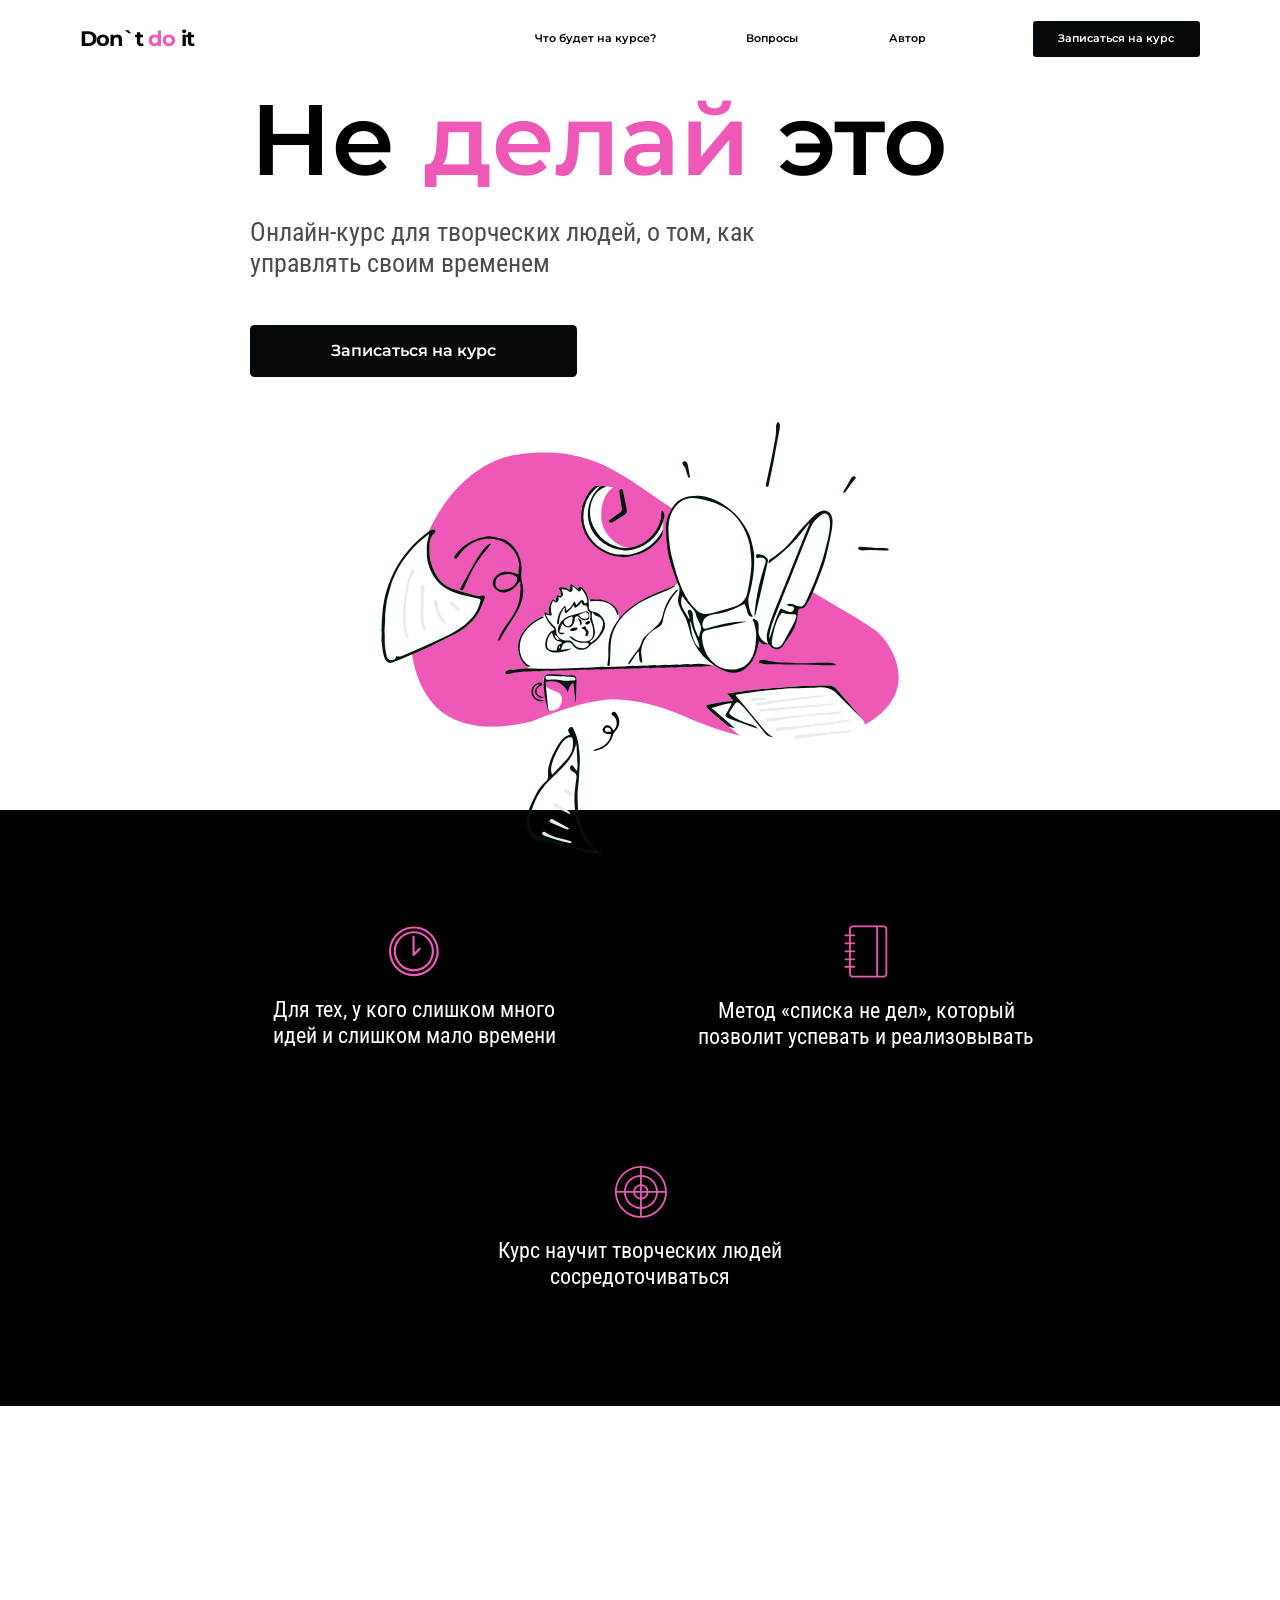
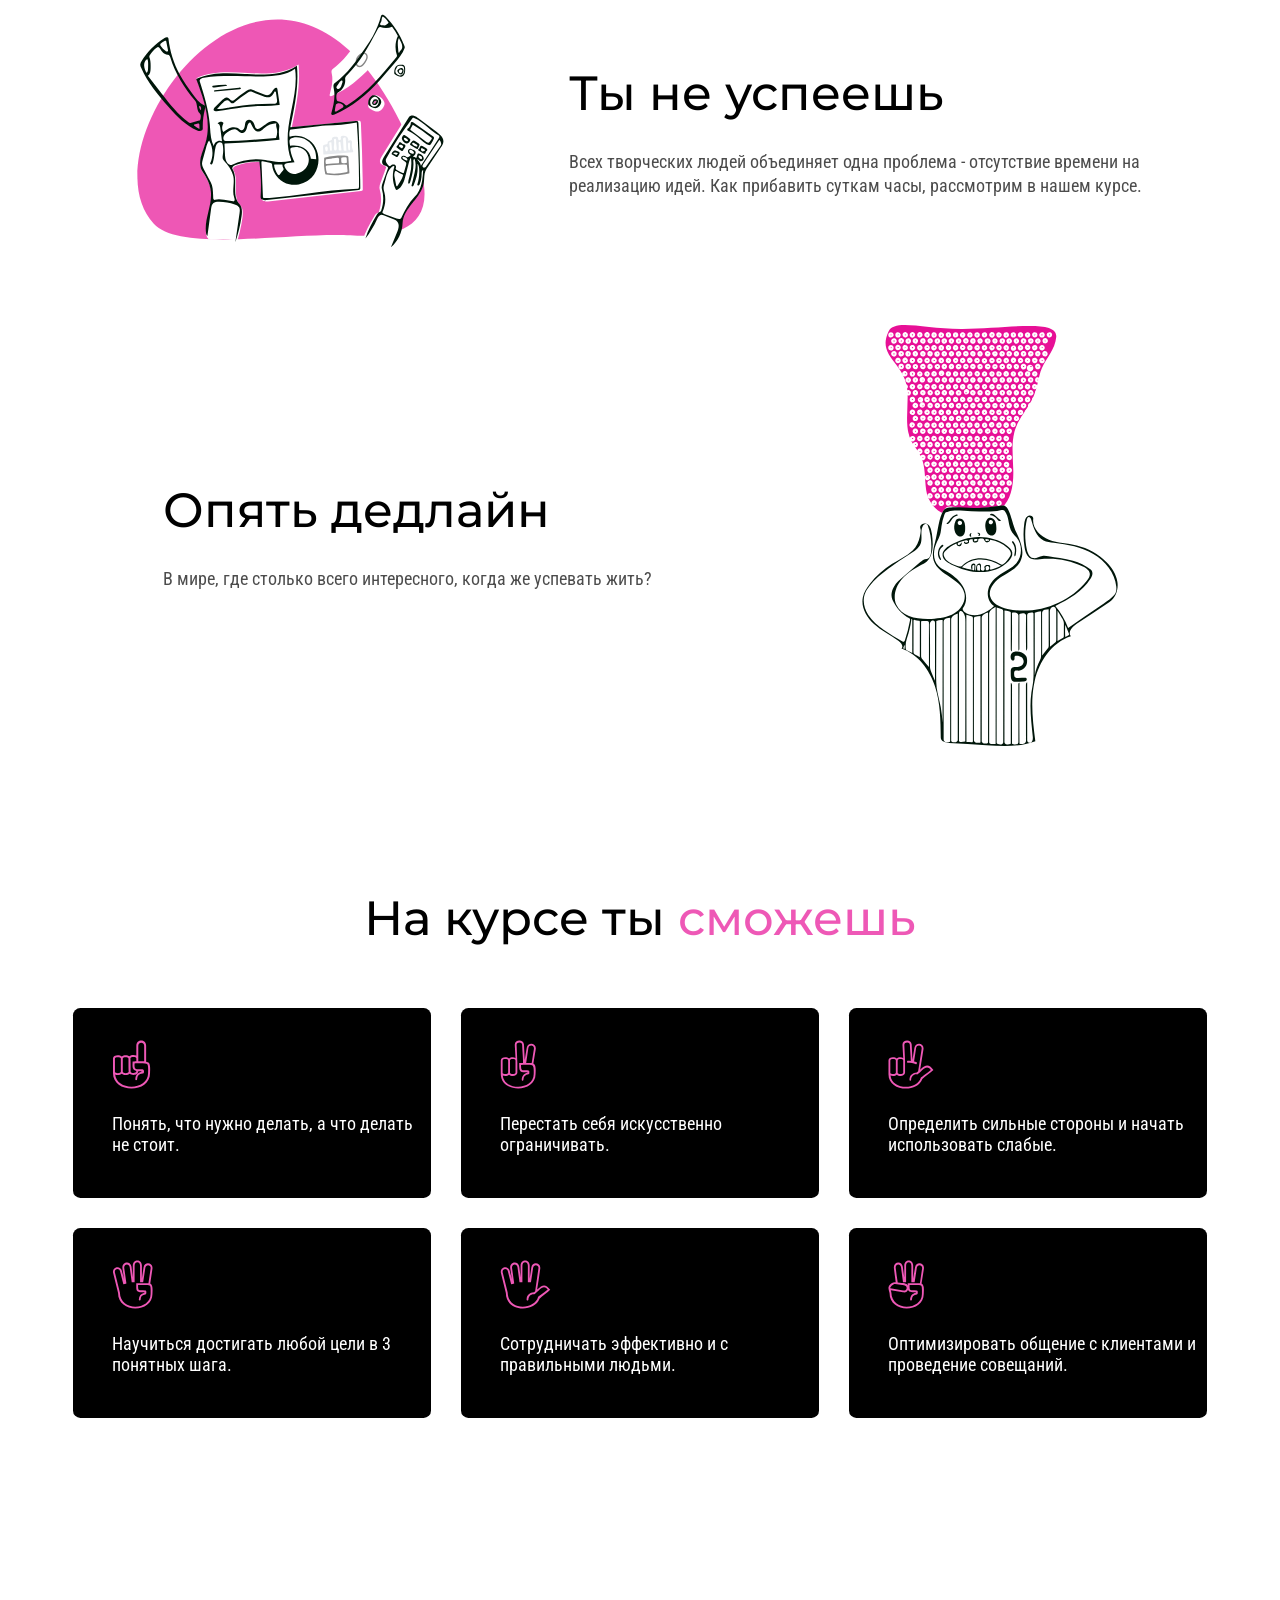
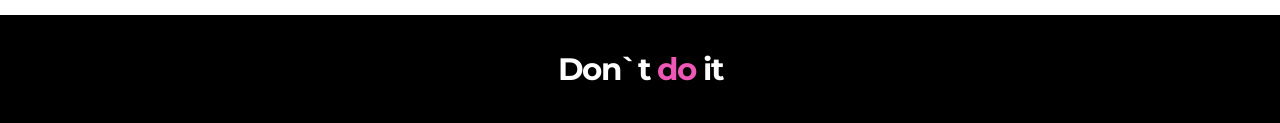
<file: lw10/index.html>
<!DOCTYPE html>
<html lang="en" xmlns="http://www.w3.org/1999/xhtml">

<head>
    <meta charset="UTF-8">
    <title>Don`t do it</title>

    <meta name="viewport" content="width=device-width, initial-scale=1">
    <link rel="preconnect" href="https://fonts.googleapis.com">
    <link rel="preconnect" href="https://fonts.gstatic.com" crossorigin>
    <link href="https://fonts.googleapis.com/css2?family=Montserrat:wght@500;600;700&family=Roboto+Condensed&display=swap" rel="stylesheet">
    <link rel="stylesheet" href="css/main-stylesheet.css">

</head>

<body>
    <div class="modal-background close-button"></div>
    <header>
        <!--TOP PANEL-->
        <div class="top-panel">
            <h2 class="top-panel__label">Don`t <span class="color-magenta">do</span> it</h2>

            <nav class="top-buttons">
                <div class="top-buttons__button">Что будет на курсе?</div>
                <div class="top-buttons__button">Вопросы</div>
                <div class="top-buttons__button">Автор</div>
                <div class="top-buttons__button_black sign-up-button">Записаться на курс</div>
            </nav>
        </div>

        <!--LANDING-->
        <div class="landing">
            <div class="landing__content">

                <h1 class="landing__label">Не <span class="color-magenta"> делай</span> это</h1>
                <div class="landing__info">Онлайн-курс для творческих людей, о том, как управлять своим временем</div>

                <div class="landing__button_black sign-up-button"><span>Записаться на курс</span></div>
            </div>

            <img class="landing__man-picture" src="./images/man-picture.svg" alt="Loading image...">
        </div>

        <!--ADVANTAGE PANEL-->
        <div class="advantage-panel">
            <div class="advantage-panel__clock">
                <img class="advantage-panel__picture" src="./images/advantage-pics/advantage-clock-picture.svg" alt="Loading image...">
                <p class="advantage-panel__text">Для тех, у кого слишком много идей и слишком мало времени</p>
            </div>
            <div class="advantage-panel__book">
                <img class="advantage-panel__picture" src="images/advantage-pics/advantage-book-picture.svg" alt="Loading image...">
                <p class="advantage-panel__text">Метод «списка не дел», который позволит успевать и реализовывать</p>
            </div>
            <div class="advantage-panel__target">
                <img class="advantage-panel__picture" src="images/advantage-pics/advantage-target-picture.svg" alt="Loading image...">
                <p class="advantage-panel__text">Курс научит творческих людей сосредоточиваться</p>
            </div>
        </div>
    </header>

    <!--MAIN SECTION-->
    <main class="mainSection">

        <!--MAIN SECTION BLOCKS-->
        <div class="mainSection-block">
            <img class="mainSection-block__poop-picture" src="images/mainsection-pics/mainsection-table-picture.svg" alt="Loading image...">
            <div class="mainSection-block__text-content">
                <h3 class="mainSection-block__text-label">Ты не успеешь</h3>
                <p class="mainSection-block__text">Всех творческих людей объединяет одна проблема - отсутствие времени на реализацию идей. Как прибавить суткам часы, рассмотрим в нашем курсе.</p>
            </div>
        </div>

        <div class="mainSection-block_reverse">
            <div class="mainSection-block__text-content">
                <h3 class="mainSection-block__text-label">Опять дедлайн</h3>
                <p class="mainSection-block__text">В мире, где столько всего интересного, когда же успевать жить?</p>
            </div>
            <img class="mainSection-block__man-picture" src="images/mainsection-pics/mainsection-human-picture.svg" alt="Loading image...">
        </div>


        <!--TABLE-->
        <div class="mainSection-table">
            <h3 class="mainSection-table__label">На курсе ты <span class="color-magenta">сможешь</span></h3>
            <div class="table-contents">
                <div class="table-contents__cell">
                    <img class="table-contents__image" src="./images/mainsection-pics/table/mainsection-table-pic-one.svg" alt="Loading image...">
                    <p class="table-contents__text">Понять, что нужно делать, а что делать не стоит.</p>
                </div>

                <div class="table-contents__cell">
                    <img class="table-contents__image" src="./images/mainsection-pics/table/mainsection-table-pic-two.svg" alt="Loading image...">
                    <p class="table-contents__text">Перестать себя искусственно ограничивать.</p>
                </div>

                <div class="table-contents__cell">
                    <img class="table-contents__image" src="./images/mainsection-pics/table/mainsection-table-pic-three.svg" alt="Loading image...">
                    <p class="table-contents__text">Определить сильные стороны и начать использовать слабые.</p>
                </div>

                <div class="table-contents__cell">
                    <img class="table-contents__image" src="./images/mainsection-pics/table/mainsection-table-pic-four.svg" alt="Loading image...">
                    <p class="table-contents__text">Научиться достигать любой цели в 3 понятных шага.</p>
                </div>

                <div class="table-contents__cell">
                    <img class="table-contents__image" src="./images/mainsection-pics/table/mainsection-table-pic-five.svg" alt="Loading image...">
                    <p class="table-contents__text">Сотрудничать эффективно и с правильными людьми.</p>
                </div>

                <div class="table-contents__cell">
                    <img class="table-contents__image" src="./images/mainsection-pics/table/mainsection-table-pic-six.svg" alt="Loading image...">
                    <p class="table-contents__text">Оптимизировать общение с клиентами и проведение совещаний.</p>
                </div>
            </div>
        </div>

    </main>

    <!--FOOTER-->
    <footer>
        <div class="footer-panel">
            <h2 class="footer-panel__label">Don`t <span class="color-magenta">do</span> it</h2>
        </div>
    </footer>

    <!--MODAL POPUP-->
    <div class="modal-window">
        <img class="cross-button close-button" src="images/modal/modal-close.svg" alt="close">

        <div class="modal-content">
            <div class="sign-up-form">
                <img class="sign-up-form__picture" src="./images/form/form-welcome.svg" alt="Loading image...">
                <h3 class="sign-up-form__text-label">Записаться на курс</h3>
                <form method="post" action="fileHandler.php">
                    <input class="text-field" type="text" name="username" placeholder="Ваше имя" required>
                    <input class="text-field" type="email" name="email" placeholder="Email" required>
                    <select class="selection-field" name="activity" required>
                        <option value="" hidden disabled selected>Деятельность</option>
                        <option>Программист</option>
                        <option>Дизайнер</option>
                        <option>Маркетолог</option>
                    </select>
                    <div class="checkBox-field">
                        <input class="checkBox-field__checkBox" id="user-policy-checkbox" type="checkbox" name="policy">
                        <label class="checkbox-field__label" for="user-policy-checkbox">Согласен получать информационные
                        материалы о старте курса</label>
                    </div>
                    <input class="submit-button" type="submit" value="Записаться на курс">
                </form>
            </div>
        </div>
    </div>

    <!--INIT SCRIPT-->
    <script src="scripts/main.js" type="text/javascript"></script>
</body>

</html>
</file>
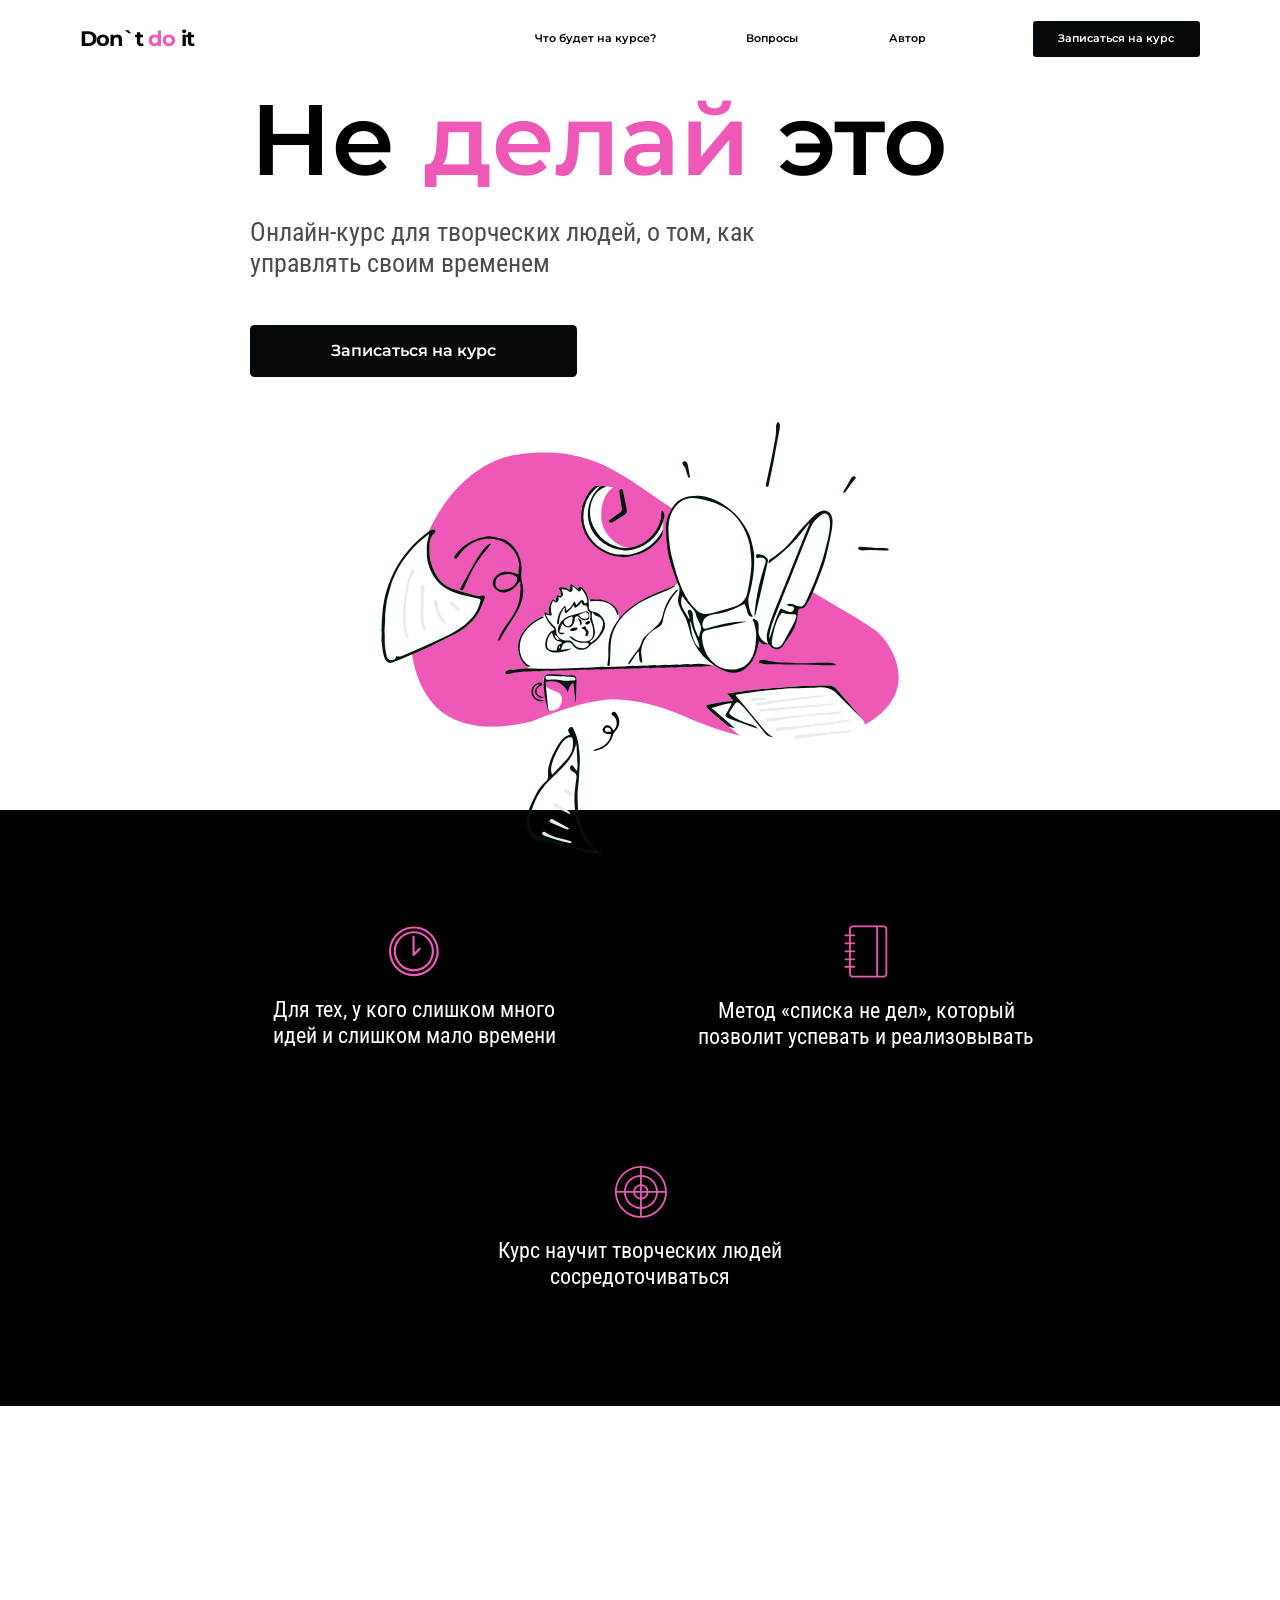
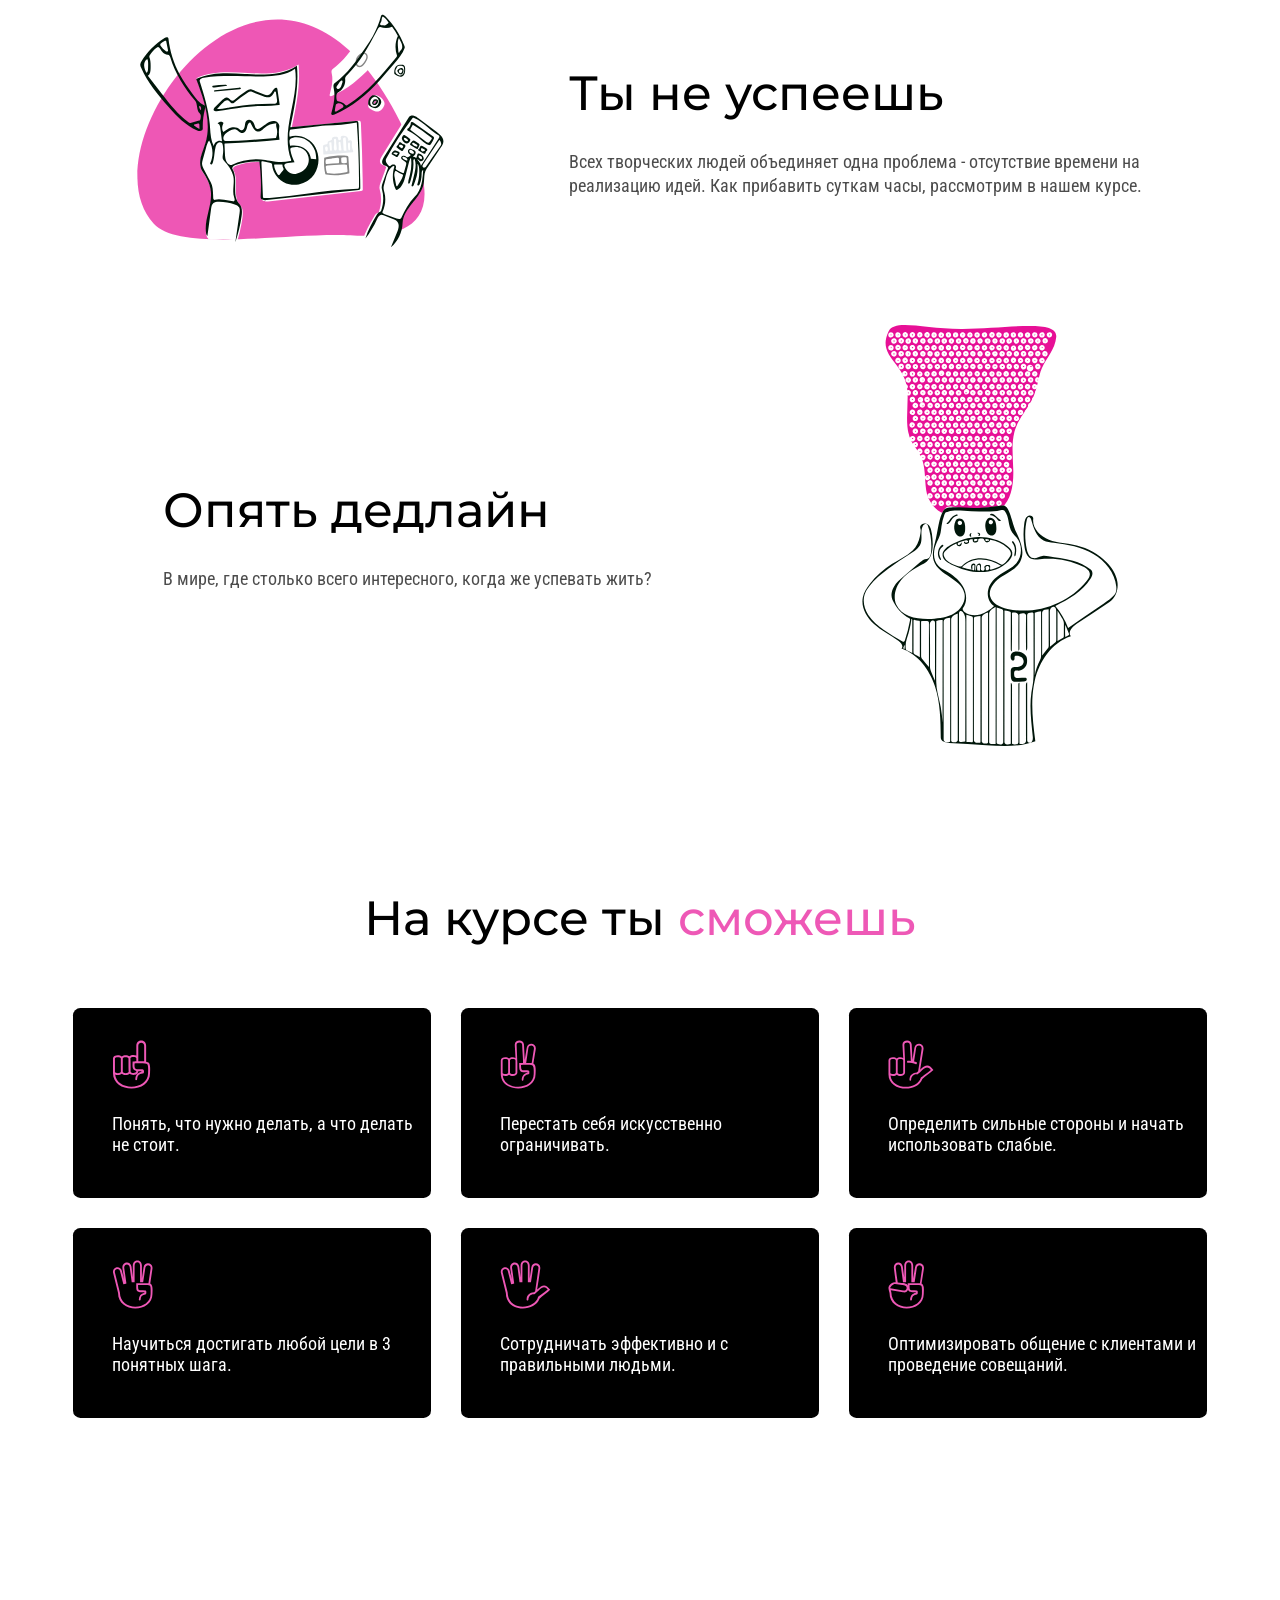
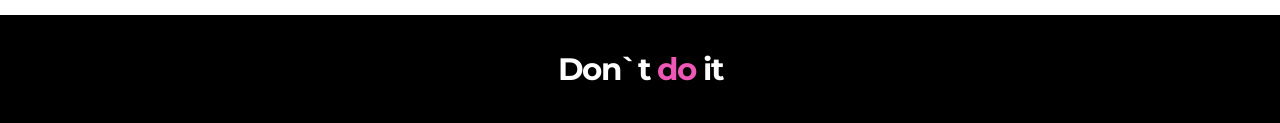
<file: lw11/index.html>
<!DOCTYPE html>
<html lang="en" xmlns="http://www.w3.org/1999/xhtml">

<head>
    <meta charset="UTF-8">
    <title>Don`t do it</title>

    <meta name="viewport" content="width=device-width, initial-scale=1">
    <link rel="preconnect" href="https://fonts.googleapis.com">
    <link rel="preconnect" href="https://fonts.gstatic.com" crossorigin>
    <link href="https://fonts.googleapis.com/css2?family=Montserrat:wght@500;600;700&family=Roboto+Condensed&display=swap" rel="stylesheet">
    <link rel="stylesheet" href="css/main-stylesheet.css">

</head>

<body>
    <div class="modal-background close-button"></div>
    <header>
        <!--TOP PANEL-->
        <div class="top-panel">
            <h2 class="top-panel__label">Don`t <span class="color-magenta">do</span> it</h2>

            <nav class="top-buttons">
                <div class="top-buttons__button">Что будет на курсе?</div>
                <div class="top-buttons__button">Вопросы</div>
                <div class="top-buttons__button">Автор</div>
                <div class="top-buttons__button_black sign-up-button">Записаться на курс</div>
            </nav>
        </div>

        <!--LANDING-->
        <div class="landing">
            <div class="landing__content">

                <h1 class="landing__label">Не <span class="color-magenta"> делай</span> это</h1>
                <div class="landing__info">Онлайн-курс для творческих людей, о том, как управлять своим временем</div>

                <div class="landing__button_black sign-up-button"><span>Записаться на курс</span></div>
            </div>

            <img class="landing__man-picture" src="./images/man-picture.svg" alt="Loading image...">
        </div>

        <!--ADVANTAGE PANEL-->
        <div class="advantage-panel">
            <div class="advantage-panel__clock">
                <img class="advantage-panel__picture" src="./images/advantage-pics/advantage-clock-picture.svg" alt="Loading image...">
                <p class="advantage-panel__text">Для тех, у кого слишком много идей и слишком мало времени</p>
            </div>
            <div class="advantage-panel__book">
                <img class="advantage-panel__picture" src="images/advantage-pics/advantage-book-picture.svg" alt="Loading image...">
                <p class="advantage-panel__text">Метод «списка не дел», который позволит успевать и реализовывать</p>
            </div>
            <div class="advantage-panel__target">
                <img class="advantage-panel__picture" src="images/advantage-pics/advantage-target-picture.svg" alt="Loading image...">
                <p class="advantage-panel__text">Курс научит творческих людей сосредоточиваться</p>
            </div>
        </div>
    </header>

    <!--MAIN SECTION-->
    <main class="mainSection">

        <!--MAIN SECTION BLOCKS-->
        <div class="mainSection-block">
            <img class="mainSection-block__poop-picture" src="images/mainsection-pics/mainsection-table-picture.svg" alt="Loading image...">
            <div class="mainSection-block__text-content">
                <h3 class="mainSection-block__text-label">Ты не успеешь</h3>
                <p class="mainSection-block__text">Всех творческих людей объединяет одна проблема - отсутствие времени на реализацию идей. Как прибавить суткам часы, рассмотрим в нашем курсе.</p>
            </div>
        </div>

        <div class="mainSection-block_reverse">
            <div class="mainSection-block__text-content">
                <h3 class="mainSection-block__text-label">Опять дедлайн</h3>
                <p class="mainSection-block__text">В мире, где столько всего интересного, когда же успевать жить?</p>
            </div>
            <img class="mainSection-block__man-picture" src="images/mainsection-pics/mainsection-human-picture.svg" alt="Loading image...">
        </div>


        <!--TABLE-->
        <div class="mainSection-table">
            <h3 class="mainSection-table__label">На курсе ты <span class="color-magenta">сможешь</span></h3>
            <div class="table-contents">
                <div class="table-contents__cell">
                    <img class="table-contents__image" src="./images/mainsection-pics/table/mainsection-table-pic-one.svg" alt="Loading image...">
                    <p class="table-contents__text">Понять, что нужно делать, а что делать не стоит.</p>
                </div>

                <div class="table-contents__cell">
                    <img class="table-contents__image" src="./images/mainsection-pics/table/mainsection-table-pic-two.svg" alt="Loading image...">
                    <p class="table-contents__text">Перестать себя искусственно ограничивать.</p>
                </div>

                <div class="table-contents__cell">
                    <img class="table-contents__image" src="./images/mainsection-pics/table/mainsection-table-pic-three.svg" alt="Loading image...">
                    <p class="table-contents__text">Определить сильные стороны и начать использовать слабые.</p>
                </div>

                <div class="table-contents__cell">
                    <img class="table-contents__image" src="./images/mainsection-pics/table/mainsection-table-pic-four.svg" alt="Loading image...">
                    <p class="table-contents__text">Научиться достигать любой цели в 3 понятных шага.</p>
                </div>

                <div class="table-contents__cell">
                    <img class="table-contents__image" src="./images/mainsection-pics/table/mainsection-table-pic-five.svg" alt="Loading image...">
                    <p class="table-contents__text">Сотрудничать эффективно и с правильными людьми.</p>
                </div>

                <div class="table-contents__cell">
                    <img class="table-contents__image" src="./images/mainsection-pics/table/mainsection-table-pic-six.svg" alt="Loading image...">
                    <p class="table-contents__text">Оптимизировать общение с клиентами и проведение совещаний.</p>
                </div>
            </div>
        </div>

    </main>

    <!--FOOTER-->
    <footer>
        <div class="footer-panel">
            <h2 class="footer-panel__label">Don`t <span class="color-magenta">do</span> it</h2>
        </div>
    </footer>

    <!--MODAL POPUP-->
    <div class="modal-window">
        <img class="cross-button close-button" src="images/modal/modal-close.svg" alt="close">

        <div id="modal-content">
            <div class="sign-up-form">
                <img class="sign-up-form__picture" src="./images/form/form-welcome.svg" alt="Loading image...">
                <h3 class="sign-up-form__text-label">Записаться на курс</h3>
                <form id="sign-up-form-id">
                    <input class="text-field" type="text" name="username" placeholder="Ваше имя">
                    <input class="text-field" type="text" name="email" placeholder="Email">
                    <select class="selection-field" name="activity">
                    <option value="" hidden disabled selected>Деятельность</option>
                    <option>Программист</option>
                    <option>Дизайнер</option>
                    <option>Маркетолог</option>
                </select>
                    <div class="checkBox-field">
                        <input class="checkBox-field__checkBox" id="user-policy-checkbox" type="checkbox" name="policy">
                        <label class="checkbox-field__label" for="user-policy-checkbox">Согласен получать информационные
                        материалы о старте курса</label>
                    </div>
                    <input class="submit-button" type="submit" value="Записаться на курс">
                </form>
            </div>
        </div>

    </div>

    <!--INIT SCRIPT-->
    <script src="scripts/main.js" type="text/javascript"></script>
</body>

</html>
</file>
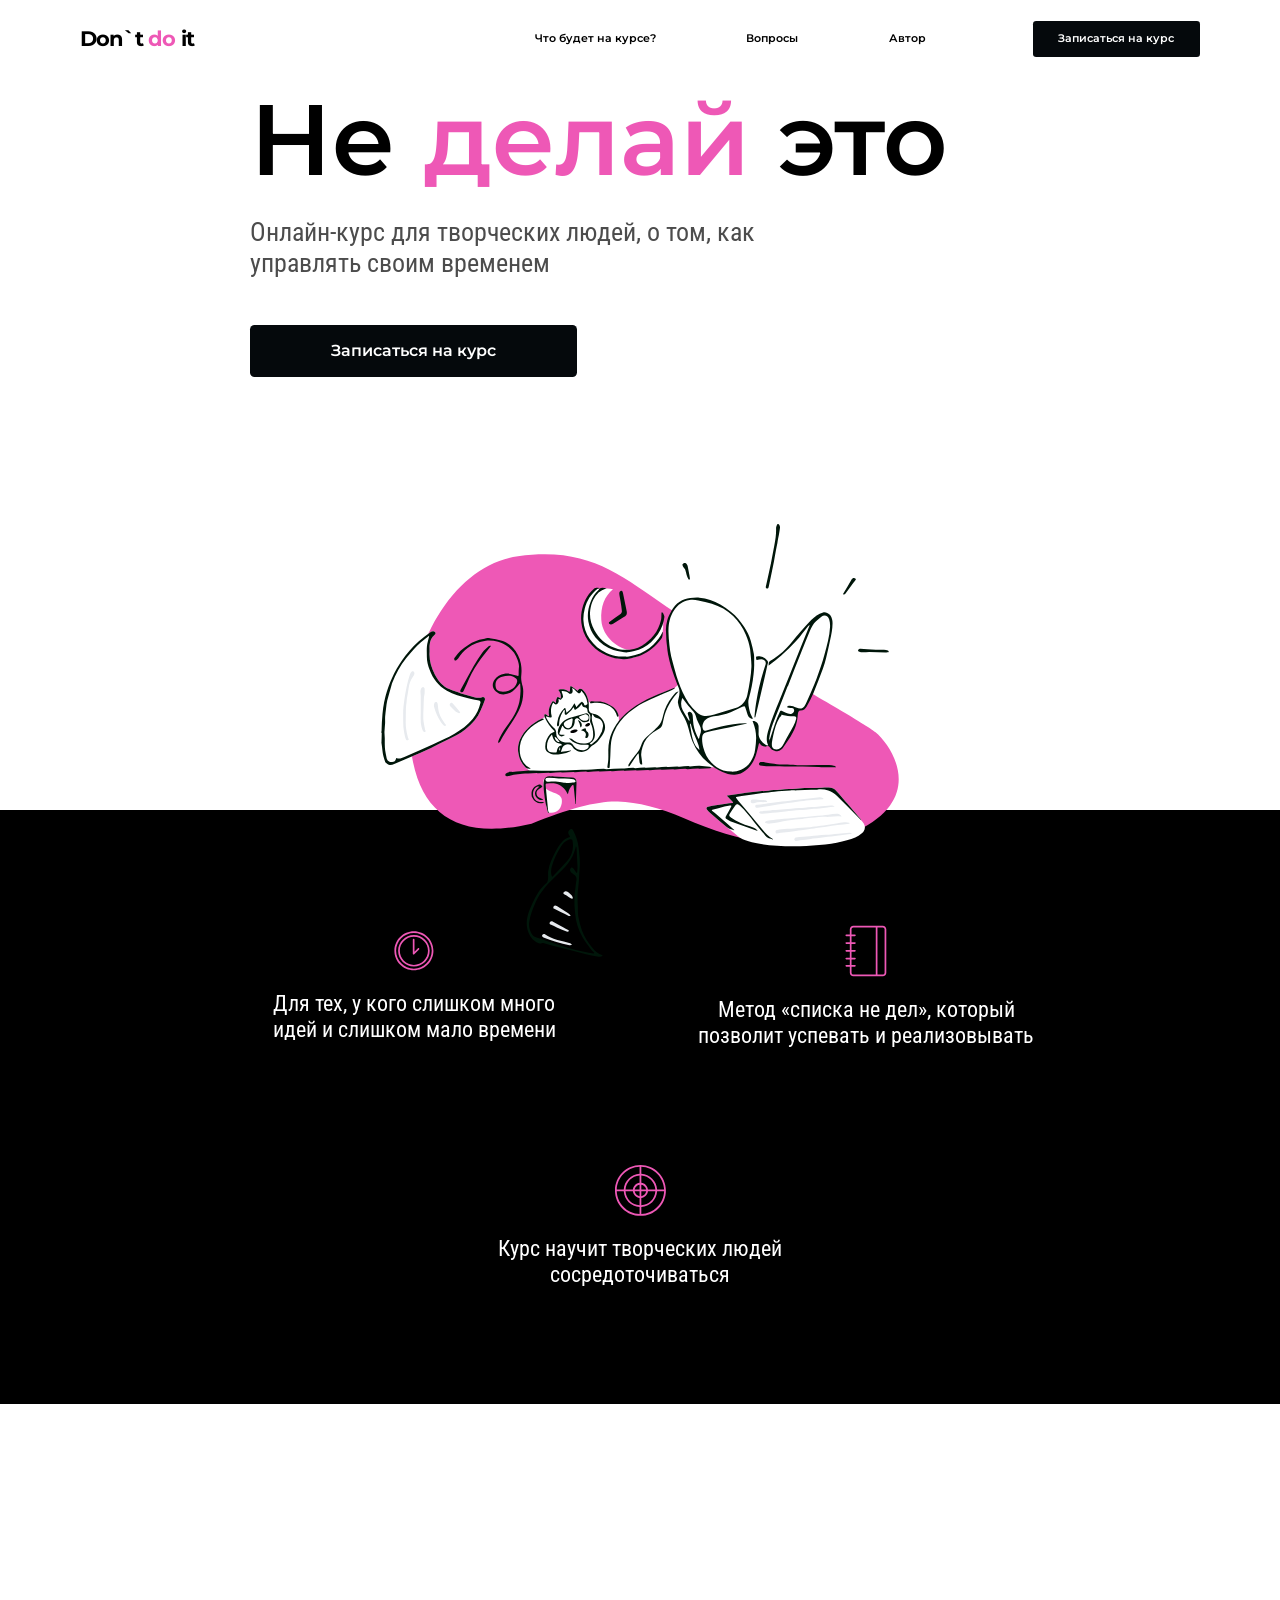
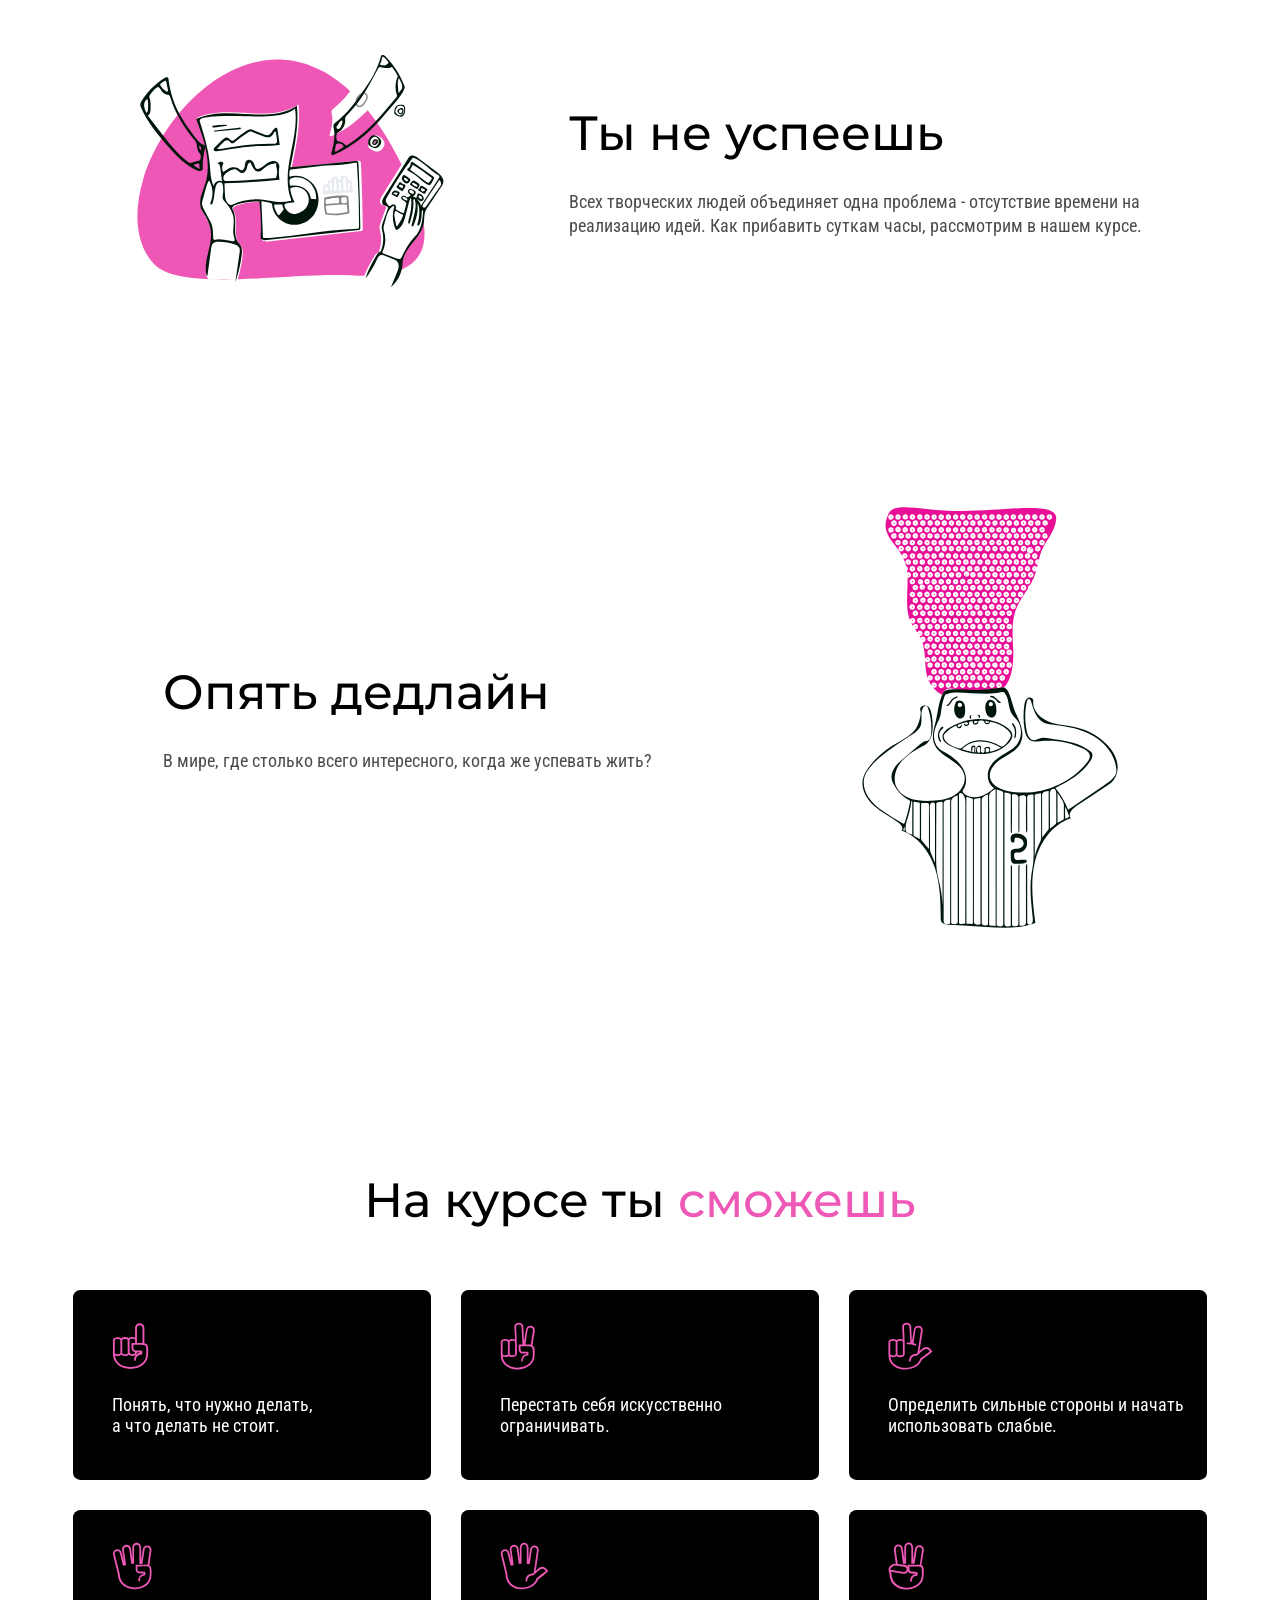
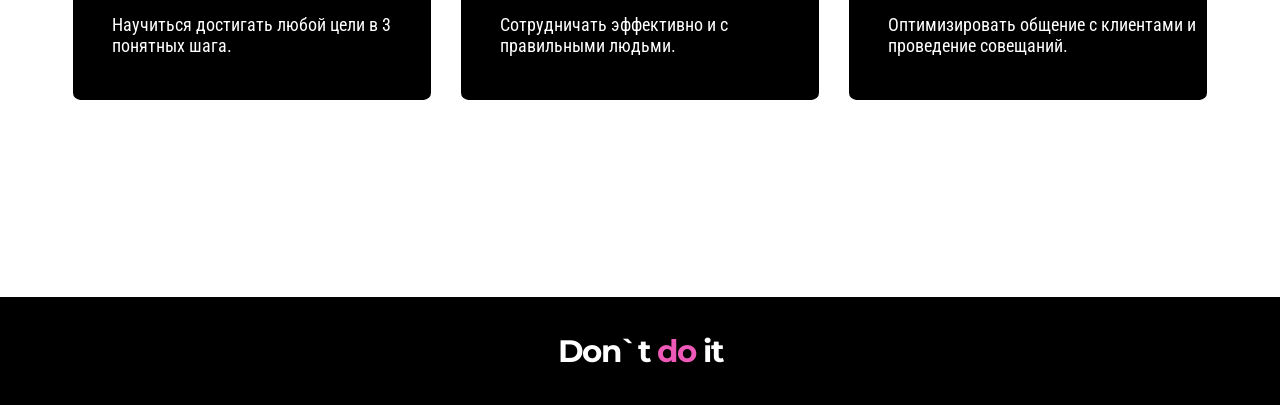
<file: lw13/index.html>
<!DOCTYPE html>
<html lang="en" xmlns="http://www.w3.org/1999/xhtml">

<head>
    <meta charset="UTF-8">
    <title>Don`t do it</title>

    <meta name="viewport" content="width=device-width, initial-scale=1">
    <link rel="preconnect" href="https://fonts.googleapis.com">
    <link rel="preconnect" href="https://fonts.gstatic.com" crossorigin>
    <link href="https://fonts.googleapis.com/css2?family=Montserrat:wght@500;600;700&family=Roboto+Condensed&display=swap" rel="stylesheet">
    <link rel="stylesheet" href="css/main-stylesheet.min.css">

</head>

<body>
    <div class="modal-background close-button"></div>
    <header>
        <!--TOP PANEL-->
        <div class="top-panel">
            <h2 class="top-panel__label">Don`t <span class="color-magenta">do</span> it</h2>



            <nav class="top-buttons">
                <div class="top-buttons__button">Что будет на курсе?</div>
                <div class="top-buttons__button">Вопросы</div>
                <div class="top-buttons__button">Автор</div>
                <div class="top-buttons__button_black sign-up-button">Записаться на курс</div>
            </nav>
        </div>

        <!--LANDING-->
        <div class="landing">
            <div class="landing__content">

                <h1 class="landing__label">Не <span class="color-magenta"> делай</span> это</h1>
                <div class="landing__info">Онлайн-курс для творческих людей, о том, как управлять своим временем</div>

                <div class="landing__button_black sign-up-button"><span>Записаться на курс</span></div>
            </div>

            <img loading="eager" width="747.49px" height="636.87px" class="landing__man-picture" src="./images/man-picture.svg" alt="Loading image...">
        </div>

        <!--ADVANTAGE PANEL-->
        <div class="advantage-panel">
            <div class="advantage-panel__clock">
                <img loading="lazy" width="40.24px" height="40.24px" class="advantage-panel__picture" src="./images/advantage-pics/advantage-clock-picture.svg" alt="Loading image...">
                <p class="advantage-panel__text">Для тех, у кого слишком много идей и слишком мало времени</p>
            </div>
            <div class="advantage-panel__book">
                <img loading="lazy" width="42.85px" height="52.14px" class="advantage-panel__picture" src="images/advantage-pics/advantage-book-picture.svg" alt="Loading image...">
                <p class="advantage-panel__text">Метод «списка не дел», который позволит успевать и реализовывать</p>
            </div>
            <div class="advantage-panel__target">
                <img loading="lazy" width="51.92px" height="51.92px" class="advantage-panel__picture" src="images/advantage-pics/advantage-target-picture.svg" alt="Loading image...">
                <p class="advantage-panel__text">Курс научит творческих людей сосредоточиваться</p>
            </div>
        </div>
    </header>

    <!--MAIN SECTION-->
    <main class="mainSection">

        <!--MAIN SECTION BLOCKS-->
        <div class="mainSection-block">
            <img loading="lazy" width="421.88px" height="323.18px" class="mainSection-block__poop-picture" src="images/mainsection-pics/mainsection-table-picture.svg" alt="Loading image...">
            <div class="mainSection-block__text-content">
                <h3 class="mainSection-block__text-label">Ты не успеешь</h3>
                <p class="mainSection-block__text">Всех творческих людей объединяет одна проблема - отсутствие времени на реализацию идей. Как прибавить суткам часы, рассмотрим в нашем курсе.</p>
            </div>
        </div>

        <div class="mainSection-block_reverse">
            <div class="mainSection-block__text-content">
                <h3 class="mainSection-block__text-label">Опять дедлайн</h3>
                <p class="mainSection-block__text">В мире, где столько всего интересного, когда же успевать жить?</p>
            </div>
            <img loading="lazy" width="376.88px" height="621.79px" class="mainSection-block__man-picture" src="images/mainsection-pics/mainsection-human-picture.svg" alt="Loading image...">
        </div>


        <!--TABLE-->
        <div class="mainSection-table">
            <h3 class="mainSection-table__label">На курсе ты <span class="color-magenta">сможешь</span></h3>
            <div class="table-contents">
                <div class="table-contents__cell">
                    <img loading="lazy" width="37.16px" height="48px" class="table-contents__image" src="./images/mainsection-pics/table/mainsection-table-pic-one.svg" alt="Loading image...">
                    <p class="table-contents__text">Понять, что нужно делать, а что делать не стоит.</p>
                </div>

                <div class="table-contents__cell">
                    <img loading="lazy" width="35.03px" height="48px" class="table-contents__image" src="./images/mainsection-pics/table/mainsection-table-pic-two.svg" alt="Loading image...">
                    <p class="table-contents__text">Перестать себя искусственно ограничивать.</p>
                </div>

                <div class="table-contents__cell">
                    <img loading="lazy" width="44.94px" height="48px" class="table-contents__image" src="./images/mainsection-pics/table/mainsection-table-pic-three.svg" alt="Loading image...">
                    <p class="table-contents__text">Определить сильные стороны и начать использовать слабые.</p>
                </div>

                <div class="table-contents__cell">
                    <img loading="lazy" width="39.58px" height="48px" class="table-contents__image" src="./images/mainsection-pics/table/mainsection-table-pic-four.svg" alt="Loading image...">
                    <p class="table-contents__text">Научиться достигать любой цели в 3 понятных шага.</p>
                </div>

                <div class="table-contents__cell">
                    <img loading="lazy" width="49.46px" height="48px" class="table-contents__image" src="./images/mainsection-pics/table/mainsection-table-pic-five.svg" alt="Loading image...">
                    <p class="table-contents__text">Сотрудничать эффективно и с правильными людьми.</p>
                </div>

                <div class="table-contents__cell">
                    <img loading="lazy" width="35.51px" height="48px" class="table-contents__image" src="./images/mainsection-pics/table/mainsection-table-pic-six.svg" alt="Loading image...">
                    <p class="table-contents__text">Оптимизировать общение с клиентами и проведение совещаний.</p>
                </div>
            </div>
        </div>

    </main>

    <!--FOOTER-->
    <footer>
        <div class="footer-panel">
            <h2 class="footer-panel__label">Don`t <span class="color-magenta">do</span> it</h2>
        </div>
    </footer>

    <!--MODAL POPUP-->
    <div class="modal-window">
        <img loading="lazy" width="20px" height="20px" class="cross-button close-button" src="images/modal/modal-close.svg" alt="close">

        <div id="modal-content">
            <div class="sign-up-form">
                <img loading="lazy" class="sign-up-form__picture" src="./images/form/form-welcome.svg" alt="Loading image...">
                <h3 class="sign-up-form__text-label">Записаться на курс</h3>
                <form id="sign-up-form-id">
                    <input class="text-field" type="text" name="username" placeholder="Ваше имя">
                    <input class="text-field" type="text" name="email" placeholder="Email">
                    <select class="selection-field" name="activity" required>
                    <option hidden disabled selected>Деятельность</option>
                    <option>Программист</option>
                    <option>Дизайнер</option>
                    <option>Маркетолог</option>
                </select>
                    <div class="checkBox-field">
                        <input class="checkBox-field__checkBox" id="user-policy-checkbox" type="checkbox" name="policy">
                        <label class="checkbox-field__label" for="user-policy-checkbox">Согласен получать информационные
                        материалы о старте курса</label>
                    </div>
                    <input class="submit-button" type="submit" value="Записаться на курс">
                </form>
            </div>
        </div>

    </div>

    <!--INIT SCRIPT-->
    <script src="scripts/main.min.js" type="text/javascript"></script>
</body>

</html>
</file>
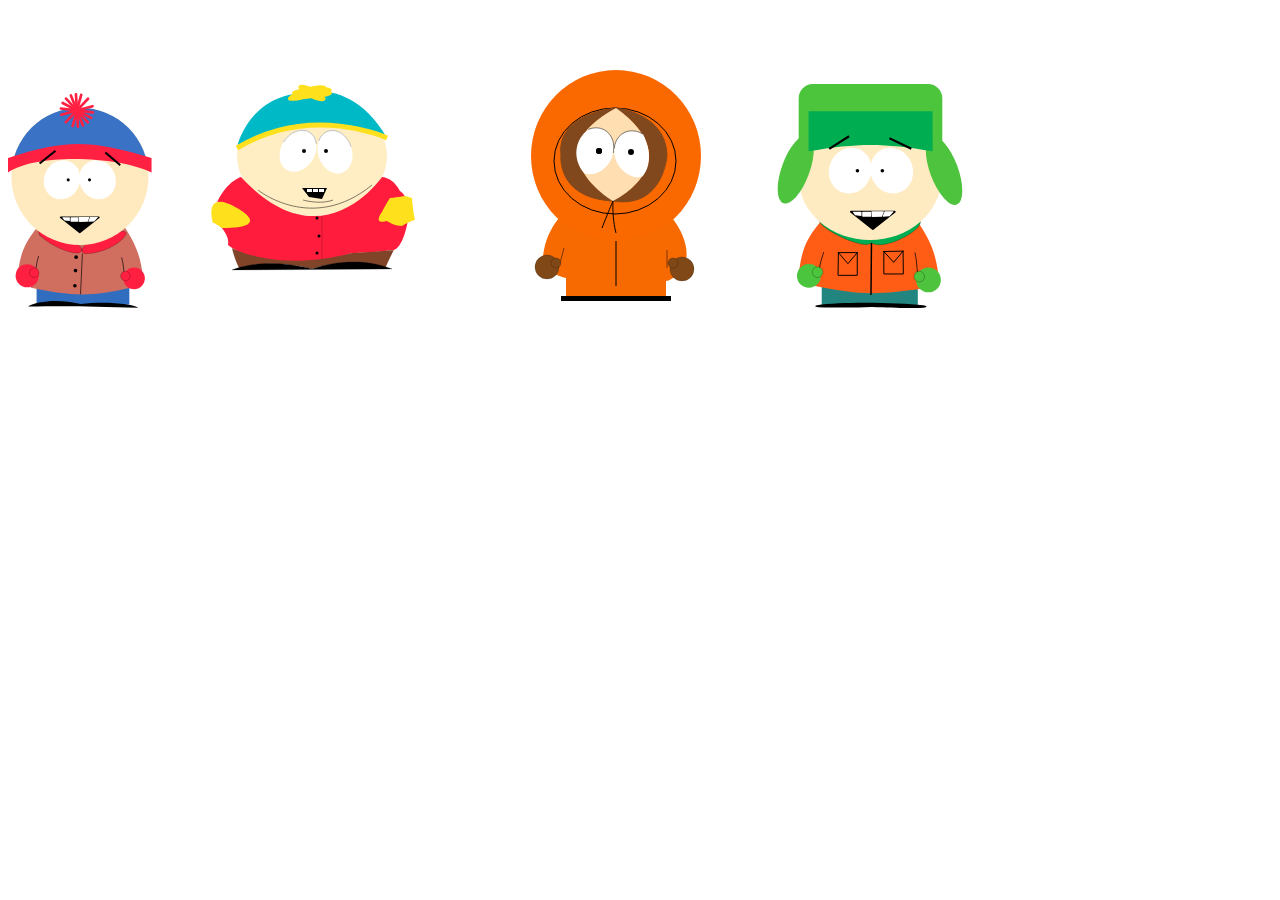
<file: lw14/index.html>
<!DOCTYPE html>
<html lang="ru">

<head>
    <meta charset="utf-8" />
    <title>Лабораторная работа 14</title>
    <script defer src="draw.js"></script>
</head>

<body>
    <img src="Stan.svg" width="150" id="Stan">
    <canvas width="300" height="300" id="cartman"></canvas>
    <canvas width="300" height="300" id="kenny"></canvas>
    <img src="Kyle.svg" width="200" id="Kyle">
</body>
</file>
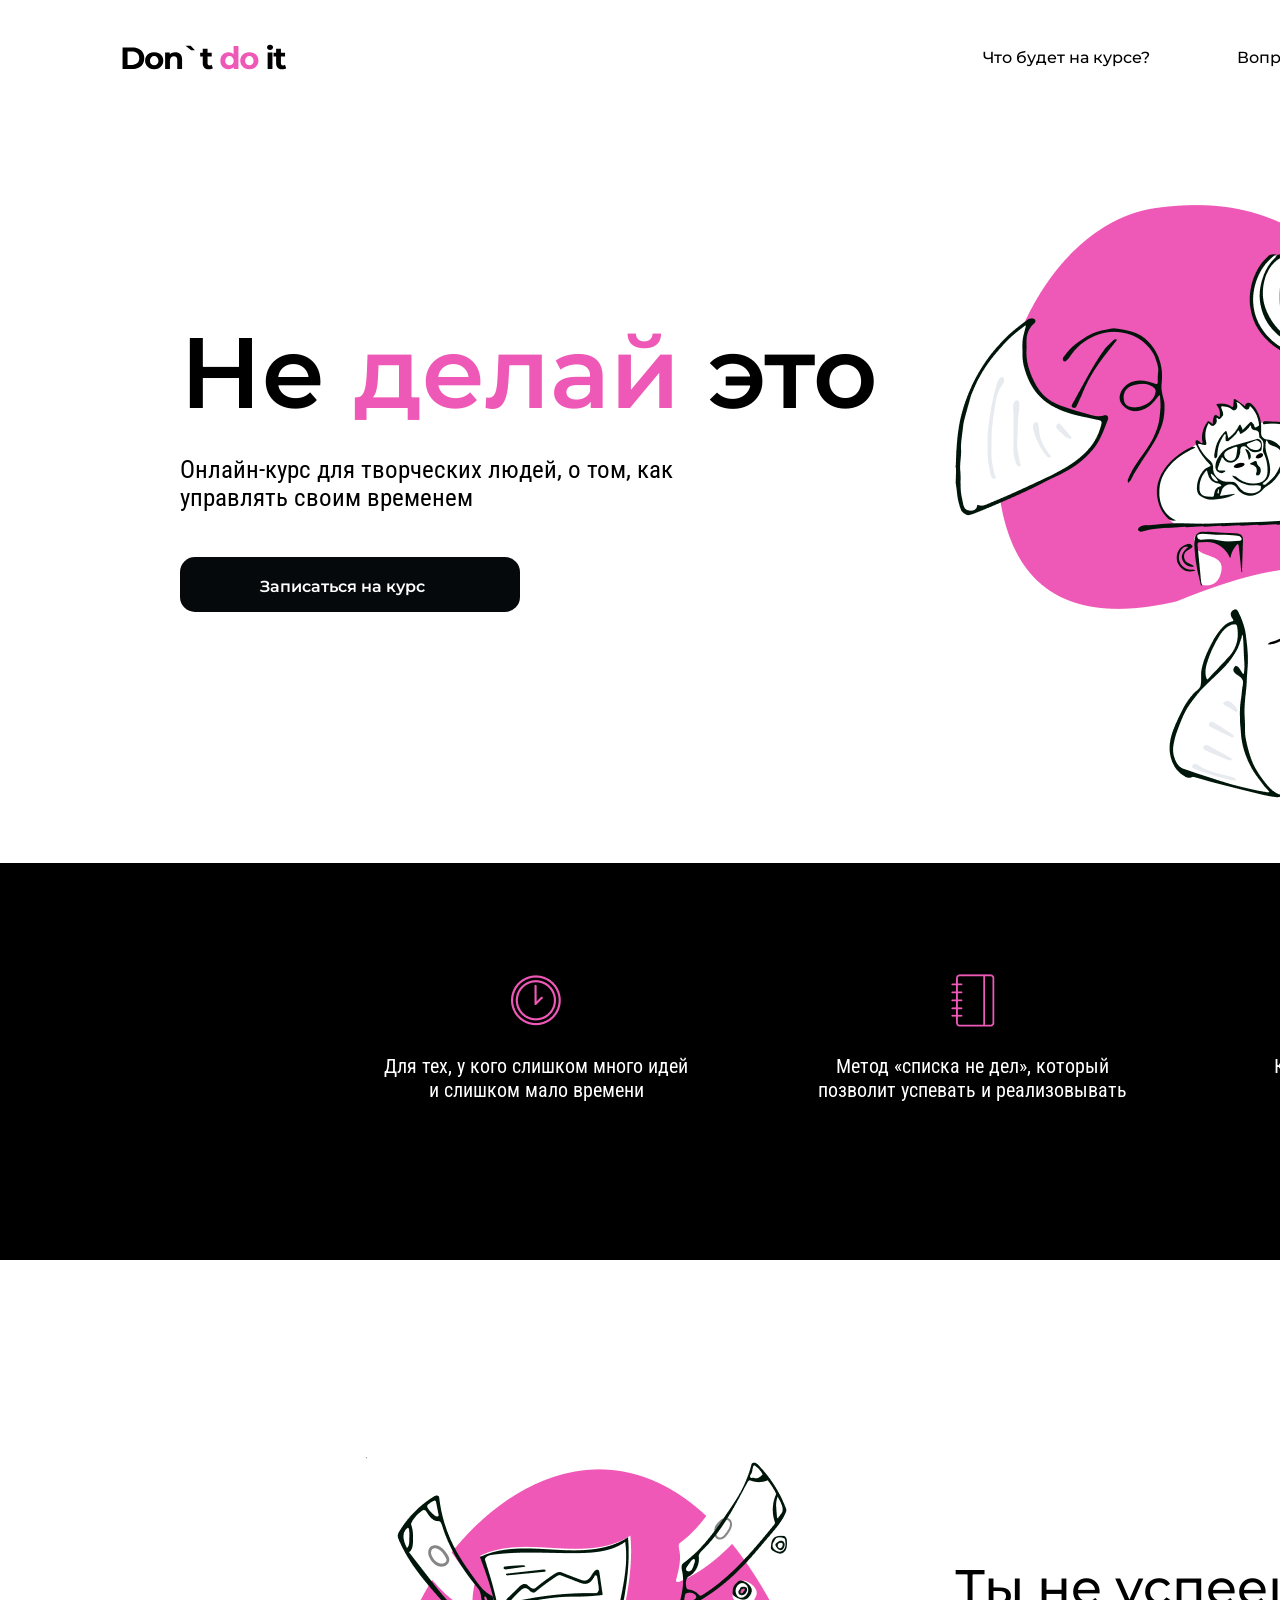
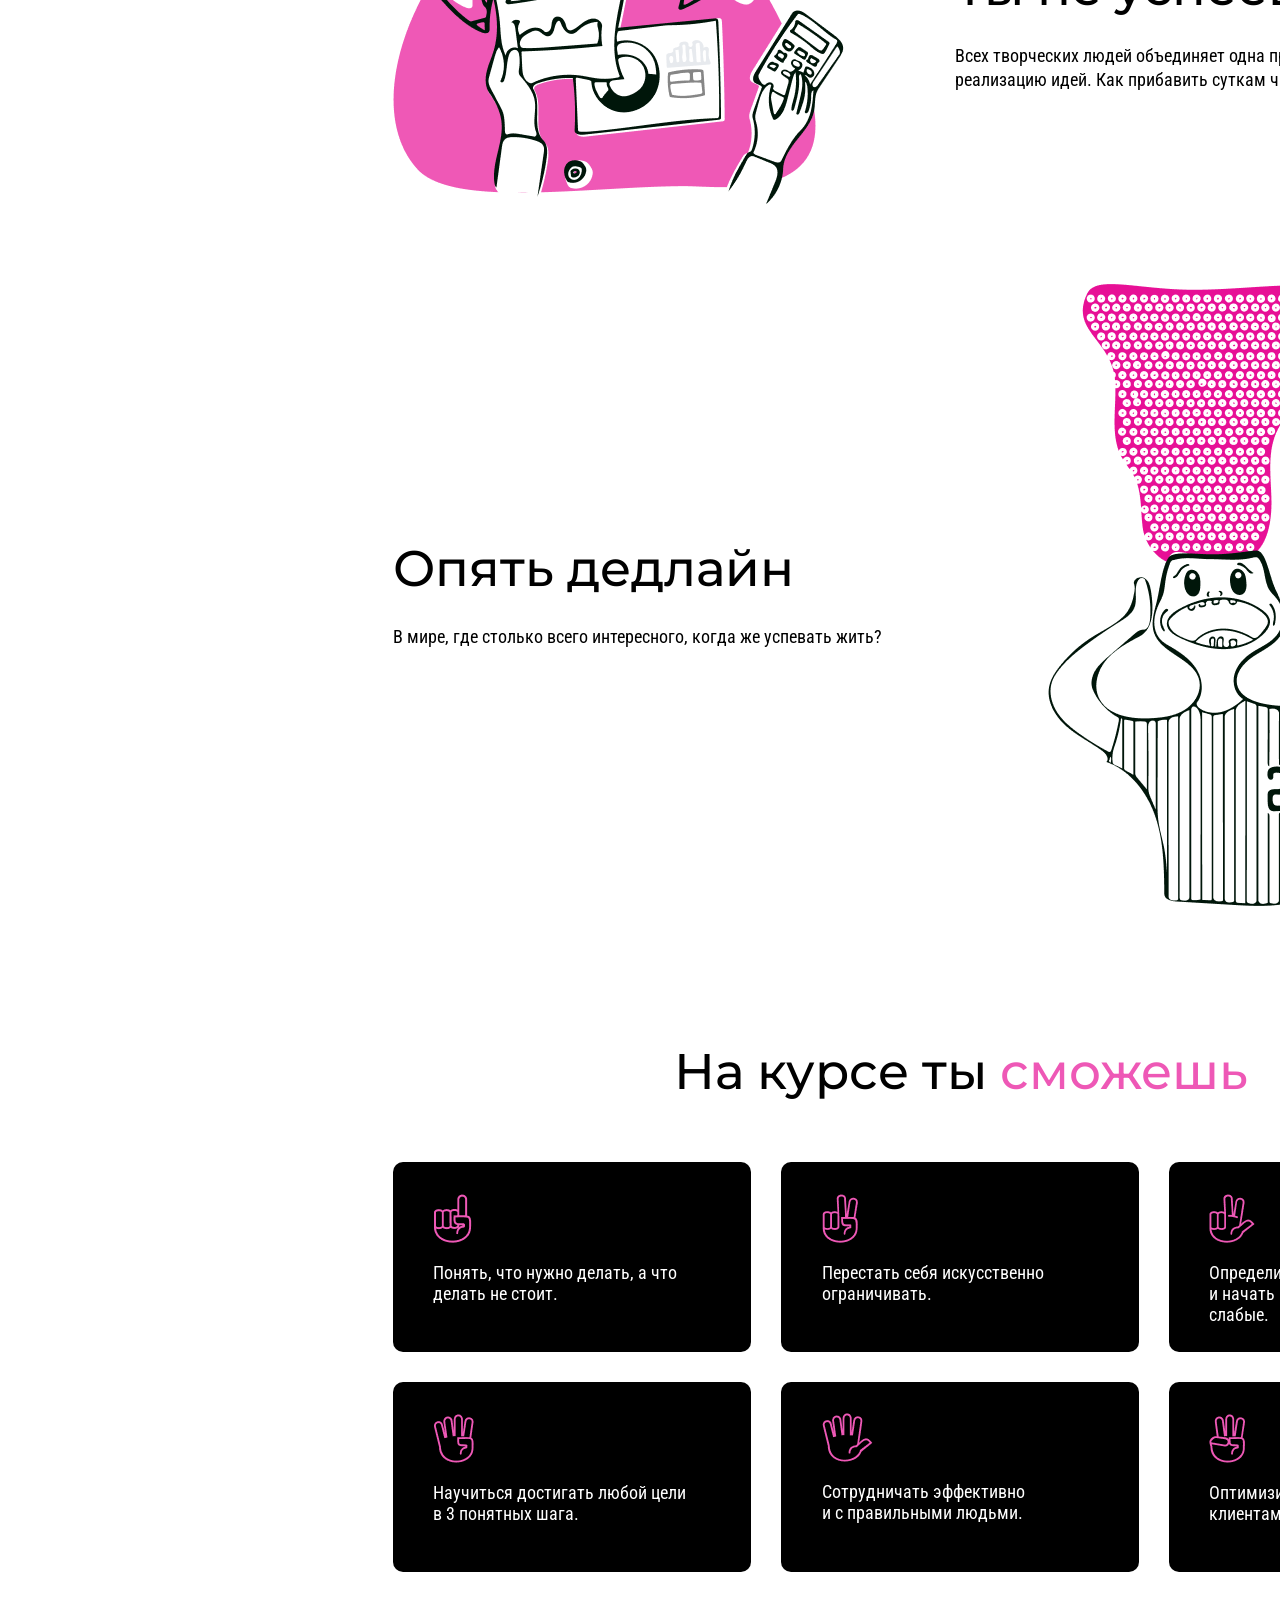
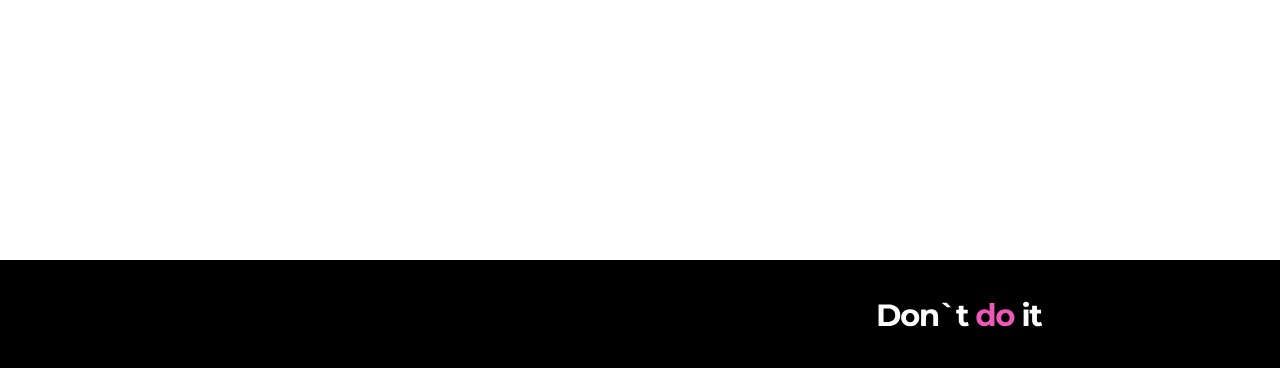
<file: lw6/index.html>
<!DOCTYPE html>
<html lang="ru">
<head>
  <meta charset="UTF-8">
  <link href="https://fonts.googleapis.com/css2?family=Montserrat:wght@500;600;700&family=Noto+Sans:wght@700&family=Roboto+Condensed&display=swap" rel="stylesheet">
  <link rel="stylesheet" href="css/style.css">
  <title>Don't do it</title>
</head>
<body>
  <header class="header">
    <img src="images/logo_header.svg" alt="logo-header">
    <ul class="header__list">
      <li>Что будет на курсе?</li>
	    <li>Вопросы</li>
	    <li>Автор</li>
    </ul>
    <div class="button button__short">Записаться на курс</div>
  </header>
  <main>
    <section class="top">
      <div class="top__content">
        <h1 class="top__title">Не <span class="pink">делай</span> это</h1>   
        <p class="text top__text">Онлайн-курс для творческих людей, о том, как управлять своим временем</p>
        <div class="button button__long">Записаться на курс</div>
      </div>
      <img class="top__img" src="images/top.png" alt="topimage"> 
    </section>

    <section class="features">
      <div class="features__blocks">
        <div class="features__first-block">
          <img src="images/time.png" alt="time">
          <h3 class="features__description">Для тех, у кого слишком много идей и слишком мало времени</h3>
        </div>
        <div class="features__second-block">
          <img src="images/notebook.png" alt="notebook">
          <h3 class="features__description">Метод «списка не дел», который позволит успевать и реализовывать</h3>
        </div>
        <div class="features__third-block">
          <img src="images/target.png" alt="target">
          <h3 class="features__description">Курс научит творческих людей сосредоточиваться</h3>
        </div>
      </div>
    </section>

    <section class="reasoning">
      <div class="reasoning__first-block">
        <img src="images/finances.png" alt="finances">
        <div class="reasoning__first-block__text">
          <h2 class="reasoning__heading">Ты не успеешь</h2>
          <p class="reasoning__first-block__text-width text">
            Всех творческих людей объединяет одна проблема - отсутствие времени на реализацию идей.
            Как прибавить суткам часы, рассмотрим в нашем курсе.
          </p>
        </div>
      </div>
      <div class="reasoning__second-block">
        <div class="reasoning__second-block__text">
          <h2 class="reasoning__heading">Опять дедлайн</h2>
          <p class="reasoning__second-block__text-width text">
            В мире, где столько всего интересного, когда же успевать жить?
          </p>
        </div>
        <img class="reasoning__second-block__img" src="images/mind_blowing.png" alt="mind_blowing">
      </div>
    </section>

    <section class="description">
      <h2 class="description__heading">На курсе ты <span class="pink">сможешь</span></h2>
      <div class="description__blocks">
        <div class="description__block description__block1">
          <img src="images/one_finger.png" alt="one-finger">
          <p class="description__text text">Понять, что нужно делать, а что делать не стоит.</p>
        </div>
        <div class="description__block description__block2">
          <img src="images/two_fingers.png" alt="two-fingers">
          <p class="description__text text">Перестать себя искусственно ограничивать.</p>
        </div>
        <div class="description__block description__block3">
          <img src="images/three_fingers_first.png" alt="three-fingers-first">
          <p class="description__text text">Определить сильные стороны и начать использовать слабые.</p>
        </div>
        <div class="description__block description__block4">
          <img src="images/four_fingers.png" alt="four-fingers">
          <p class="description__text text">Научиться достигать любой цели в 3 понятных шага.</p>
        </div>
        <div class="description__block description__block5">
          <img src="images/five_fingers.png" alt="five-fingers">
          <p class="description__text text">Сотрудничать эффективно и с правильными людьми.</p>
        </div>
        <div class="description__block description__block6">
          <img src="images/three_fingers_second.png" alt="three-fingers-second">
          <p class="description__text text">Оптимизировать общение с клиентами и проведение совещаний.</p>
        </div>
      </div>
    </section>
  </main>
</body>
<footer>
  <div class="footer">
    <img src="images/logo_footer.svg" alt="logo-footer">
  </div>
</footer>
</html>
</file>
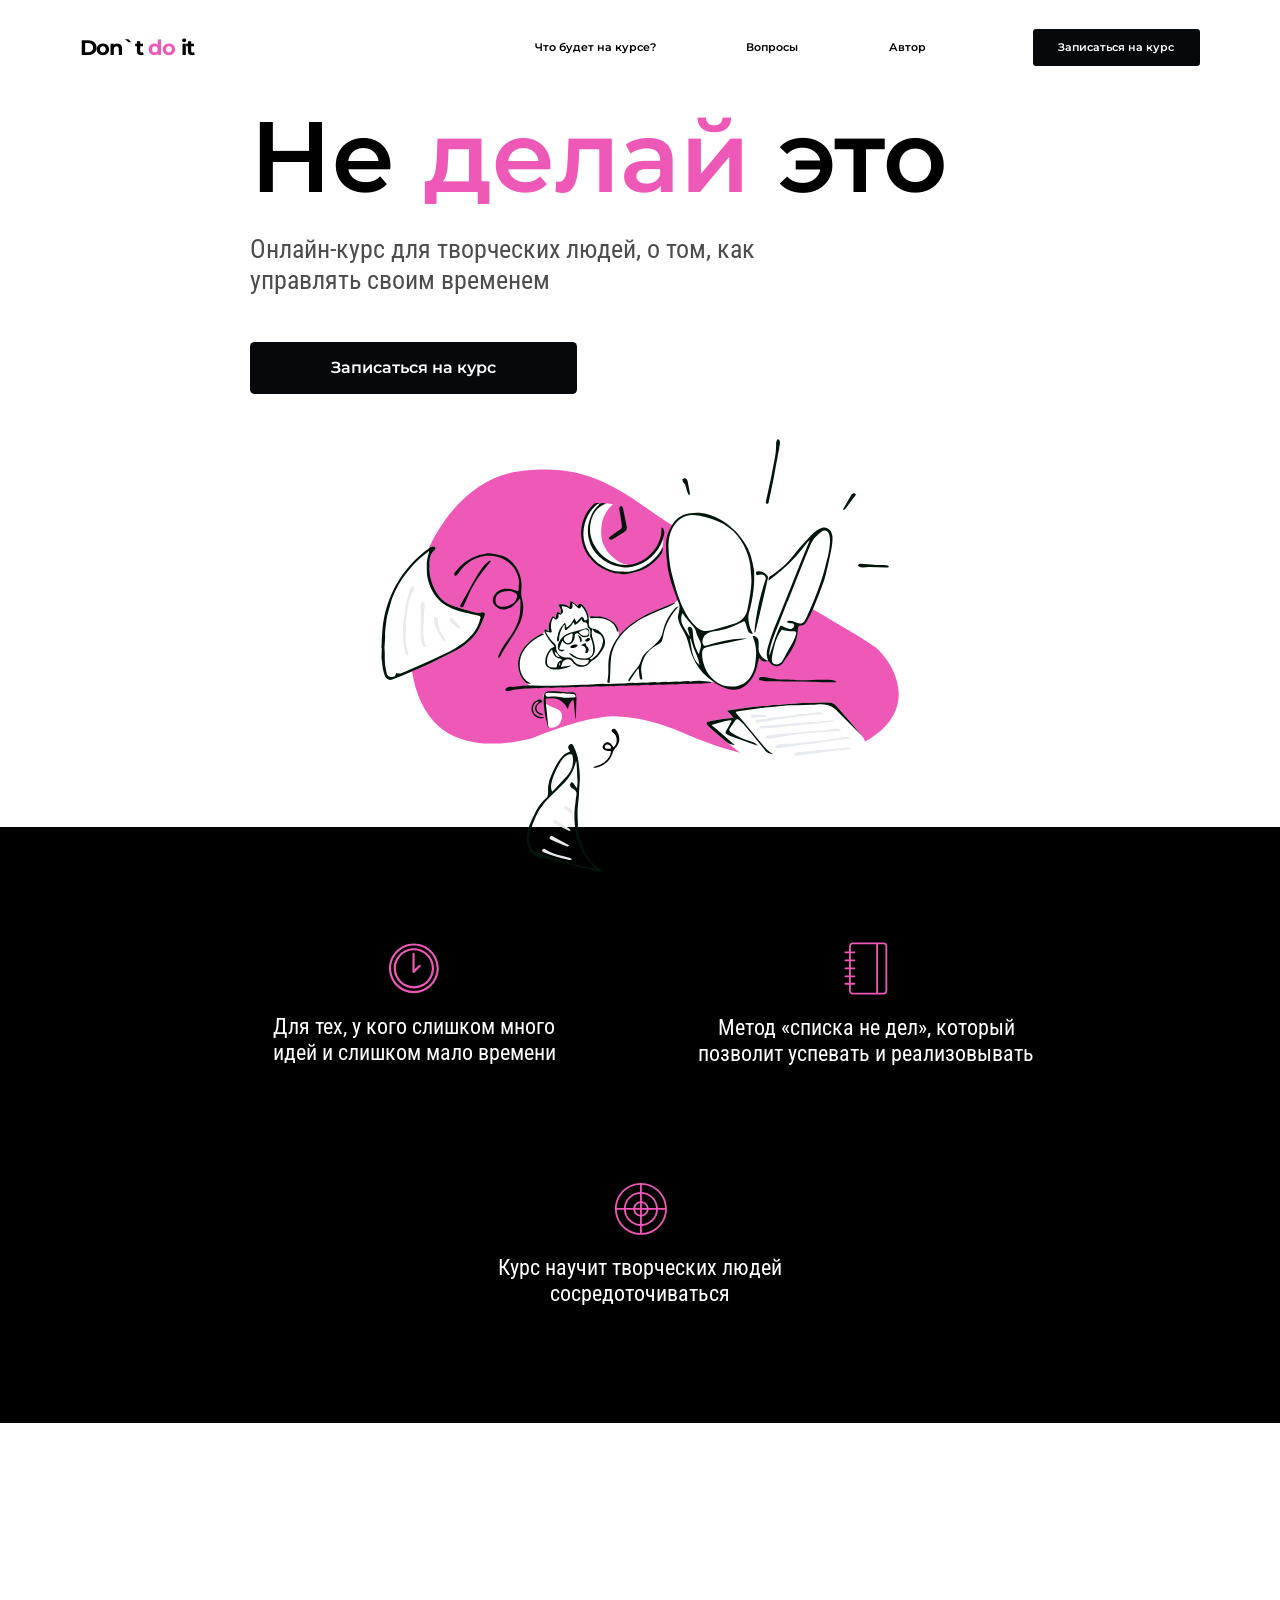
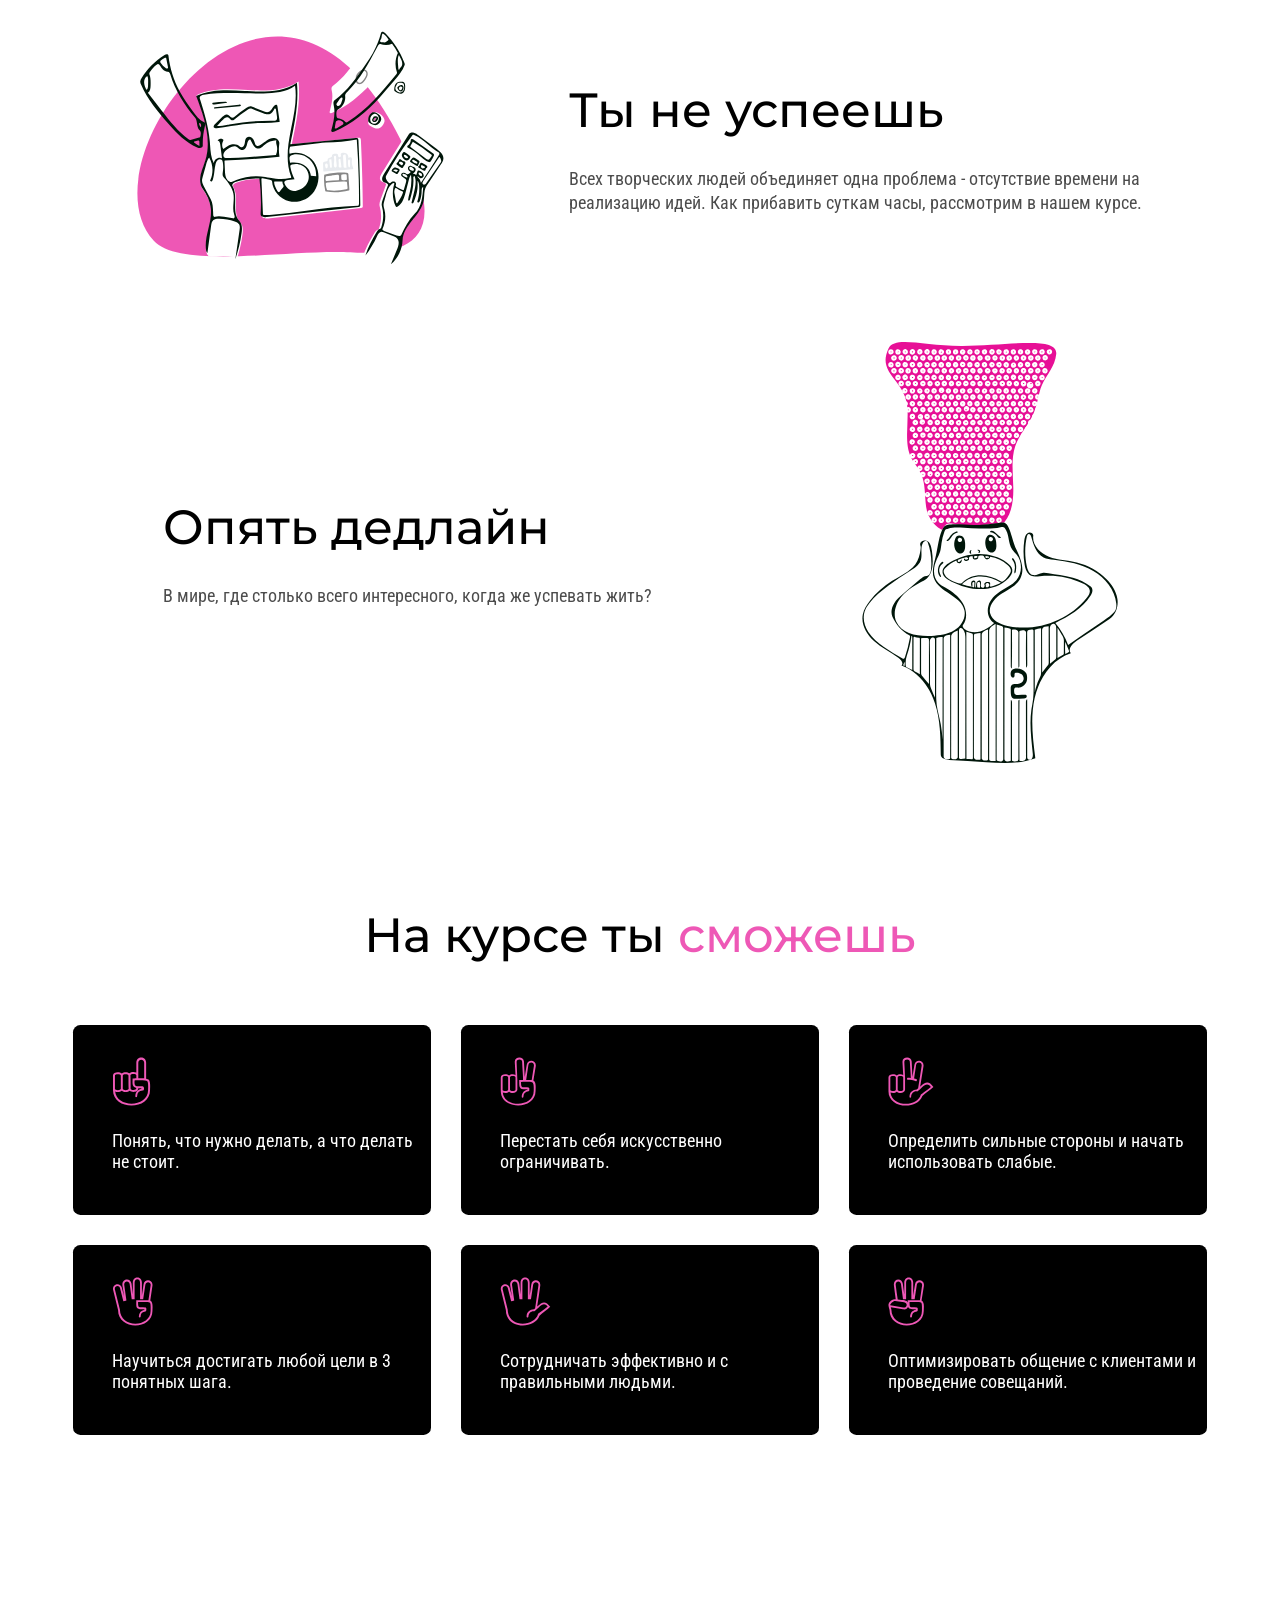
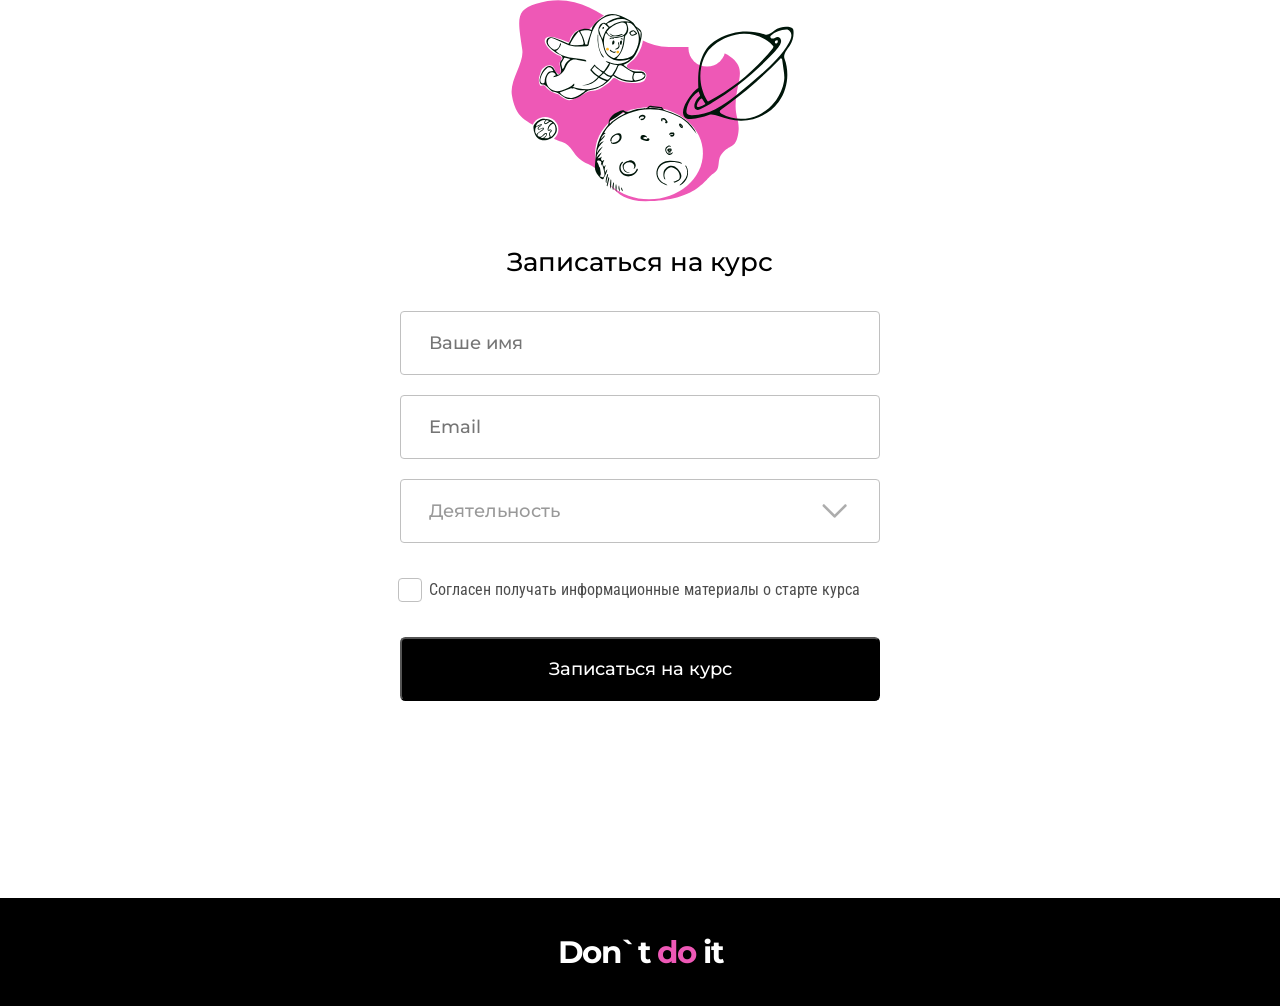
<file: lw8/index.html>
<!DOCTYPE html>
<html lang="en" xmlns="http://www.w3.org/1999/xhtml">

<head>
    <meta charset="UTF-8">
    <title>Don`t do it</title>

    <meta name="viewport" content="width=device-width, initial-scale=1">
    <link rel="preconnect" href="https://fonts.googleapis.com">
    <link rel="preconnect" href="https://fonts.gstatic.com" crossorigin>
    <link href="https://fonts.googleapis.com/css2?family=Montserrat:wght@500;600;700&family=Roboto+Condensed&display=swap" rel="stylesheet">
    <link rel="stylesheet" href="css/main-stylesheet.css">
</head>

<body>
    <div>
        <header>

            <!--TOP PANEL-->
            <div class="top-panel">
                <h2 class="top-panel__label">Don`t <span class="color-magenta">do</span> it</h2>

                <nav class="top-buttons">
                    <div class="top-buttons__button">Что будет на курсе?</div>
                    <div class="top-buttons__button">Вопросы</div>
                    <div class="top-buttons__button">Автор</div>
                    <div class="top-buttons__button_black">Записаться на курс</div>
                </nav>
            </div>

            <!--LANDING-->
            <div class="landing">
                <div class="landing__content">

                    <h1 class="landing__label">Не <span class="color-magenta"> делай</span> это</h1>
                    <div class="landing__info">Онлайн-курс для творческих людей, о том, как управлять своим временем</div>

                    <div class="landing__button_black"><span>Записаться на курс</span></div>
                </div>

                <img class="landing__man-picture" src="./images/man-picture.svg" alt="Loading image...">
            </div>

            <!--ADVANTAGE PANEL-->
            <div class="advantage-panel">
                <div class="advantage-panel__clock">
                    <img class="advantage-panel__picture" src="./images/advantage-pics/advantage-clock-picture.svg" alt="Loading image...">
                    <p class="advantage-panel__text">Для тех, у кого слишком много идей и слишком мало времени</p>
                </div>
                <div class="advantage-panel__book">
                    <img class="advantage-panel__picture" src="images/advantage-pics/advantage-book-picture.svg" alt="Loading image...">
                    <p class="advantage-panel__text">Метод «списка не дел», который позволит успевать и реализовывать</p>
                </div>
                <div class="advantage-panel__target">
                    <img class="advantage-panel__picture" src="images/advantage-pics/advantage-target-picture.svg" alt="Loading image...">
                    <p class="advantage-panel__text">Курс научит творческих людей сосредоточиваться</p>
                </div>
            </div>
        </header>

        <!--MAIN SECTION-->
        <main class="mainSection">

            <!--MAIN SECTION BLOCKS-->
            <div class="mainSection-block">
                <img class="mainSection-block__poop-picture" src="images/mainsection-pics/mainsection-table-picture.svg" alt="Loading image...">
                <div class="mainSection-block__text-content">
                    <h3 class="mainSection-block__text-label">Ты не успеешь</h3>
                    <p class="mainSection-block__text">Всех творческих людей объединяет одна проблема - отсутствие времени на реализацию идей. Как прибавить суткам часы, рассмотрим в нашем курсе.</p>
                </div>
            </div>

            <div class="mainSection-block_reverse">
                <div class="mainSection-block__text-content">
                    <h3 class="mainSection-block__text-label">Опять дедлайн</h3>
                    <p class="mainSection-block__text">В мире, где столько всего интересного, когда же успевать жить?</p>
                </div>
                <img class="mainSection-block__man-picture" src="images/mainsection-pics/mainsection-human-picture.svg" alt="Loading image...">
            </div>


            <!--TABLE-->
            <div class="mainSection-table">
                <h3 class="mainSection-table__label">На курсе ты <span class="color-magenta">сможешь</span></h3>
                <div class="table-contents">
                    <div class="table-contents__cell">
                        <img class="table-contents__image" src="./images/mainsection-pics/table/mainsection-table-pic-one.svg" alt="Loading image...">
                        <p class="table-contents__text">Понять, что нужно делать, а что делать не стоит.</p>
                    </div>

                    <div class="table-contents__cell">
                        <img class="table-contents__image" src="./images/mainsection-pics/table/mainsection-table-pic-two.svg" alt="Loading image...">
                        <p class="table-contents__text">Перестать себя искусственно ограничивать.</p>
                    </div>

                    <div class="table-contents__cell">
                        <img class="table-contents__image" src="./images/mainsection-pics/table/mainsection-table-pic-three.svg" alt="Loading image...">
                        <p class="table-contents__text">Определить сильные стороны и начать использовать слабые.</p>
                    </div>

                    <div class="table-contents__cell">
                        <img class="table-contents__image" src="./images/mainsection-pics/table/mainsection-table-pic-four.svg" alt="Loading image...">
                        <p class="table-contents__text">Научиться достигать любой цели в 3 понятных шага.</p>
                    </div>

                    <div class="table-contents__cell">
                        <img class="table-contents__image" src="./images/mainsection-pics/table/mainsection-table-pic-five.svg" alt="Loading image...">
                        <p class="table-contents__text">Сотрудничать эффективно и с правильными людьми.</p>
                    </div>

                    <div class="table-contents__cell">
                        <img class="table-contents__image" src="./images/mainsection-pics/table/mainsection-table-pic-six.svg" alt="Loading image...">
                        <p class="table-contents__text">Оптимизировать общение с клиентами и проведение совещаний.</p>
                    </div>
                </div>
            </div>

        </main>


        <!--FORM-->
        <div class="sign-up-form">
            <img class="sign-up-form__picture" src="./images/form/form-welcome.svg" alt="Loading image...">
            <h3 class="sign-up-form__text-label">Записаться на курс</h3>
            <form method="post" action="fileHandler.php">
                <input class="text-field" type="text" name="username" placeholder="Ваше имя" required>
                <input class="text-field" type="email" name="email" placeholder="Email" required>
                <select class="selection-field" name="activity" required>
                    <option hidden disabled selected>Деятельность</option>
                    <option>Программист</option>
                    <option>Дизайнер</option>
                    <option>Маркетолог</option>
                </select>
                <div class="checkBox-field">
                    <input class="checkBox-field__checkBox" id="user-policy-checkbox" type="checkbox" name="policy">
                    <label class="checkbox-field__label" for="user-policy-checkbox">Согласен получать информационные материалы о старте курса</label>
                </div>
                <input class="submit-button" type="submit" value="Записаться на курс">
            </form>
        </div>


        <!--FOOTER-->
        <footer>
            <div class="footer-panel">
                <h2 class="footer-panel__label">Don`t <span class="color-magenta">do</span> it</h2>
            </div>
        </footer>
    </div>
</body>

</html>
</file>
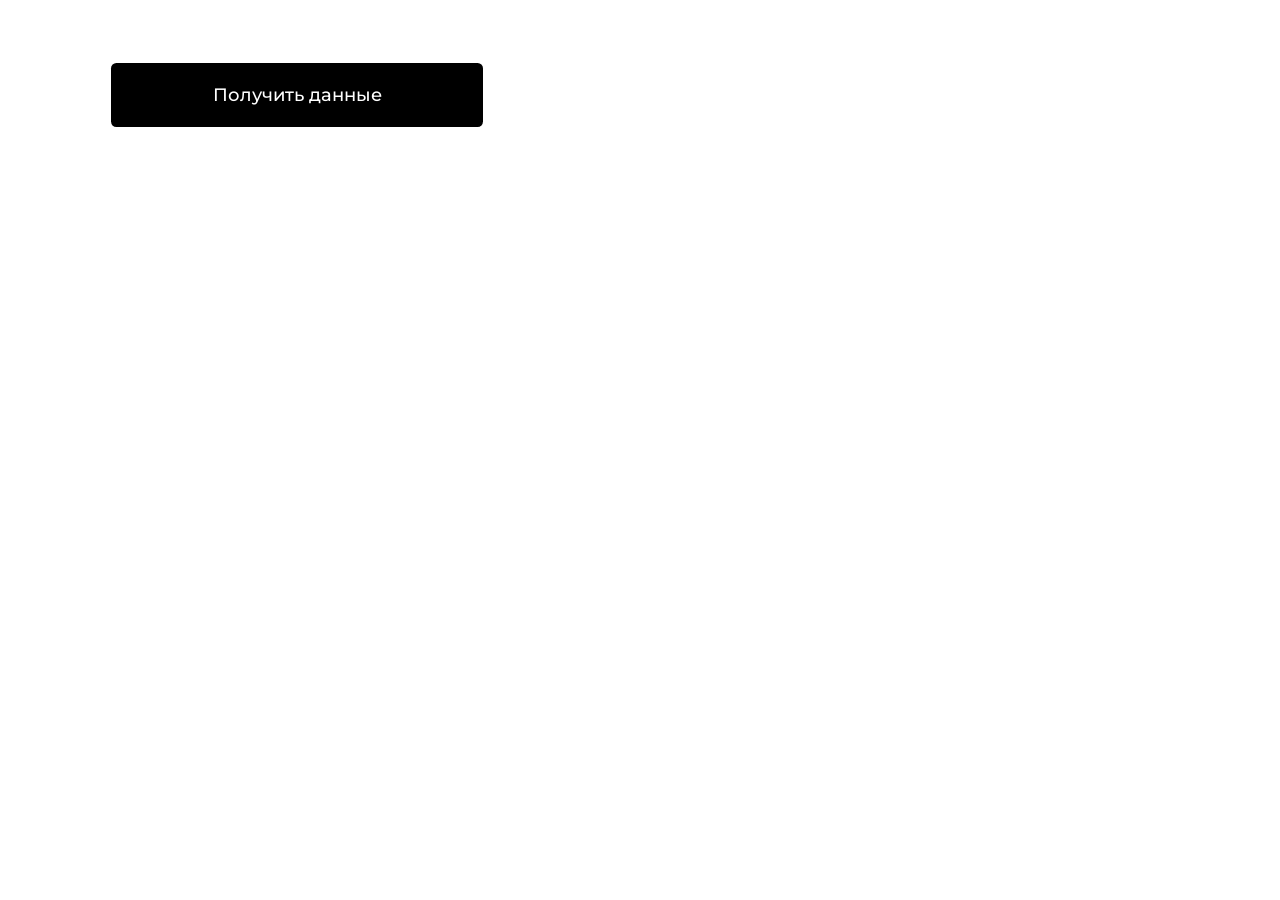
<file: lw11/getData.html>
<!DOCTYPE html>
<html>

<head>
    <meta charset="UTF-8">
    <title>Don`t do it</title>

    <meta name="viewport" content="width=device-width, initial-scale=1">
    <link rel="preconnect" href="https://fonts.googleapis.com">
    <link rel="preconnect" href="https://fonts.gstatic.com" crossorigin>
    <link href="https://fonts.googleapis.com/css2?family=Montserrat:wght@500;600;700&family=Roboto+Condensed&display=swap" rel="stylesheet">
    <link rel="stylesheet" href="css/main-stylesheet.css">

</head>

<body>
    <div class="modal-background close-button"></div>
    <div class="accept-data-button" id="accept-data-button">Получить данные</div>
    <div class="accepted-data" id="accepted-data-content"></div>

    <script type="text/javascript">
        const acceptedDataContent = document.getElementById("accepted-data-content");
        const acceptButton = document.getElementById("accept-data-button");


        acceptButton.addEventListener('click', e => {
            fetch('./fileHandler.php', {
                method: 'GET'
            }).then(result => result.json().then(jsonResult => { //Make async request
                acceptedDataContent.innerHTML = jsonResult.content;
            }).catch(errorMessage => acceptedDataContent.innerHTML = errorMessage)).catch(errorMessage => acceptedDataContent.innerHTML = errorMessage); //Catch exceptions
        });
    </script>
</body>

</html>
</file>
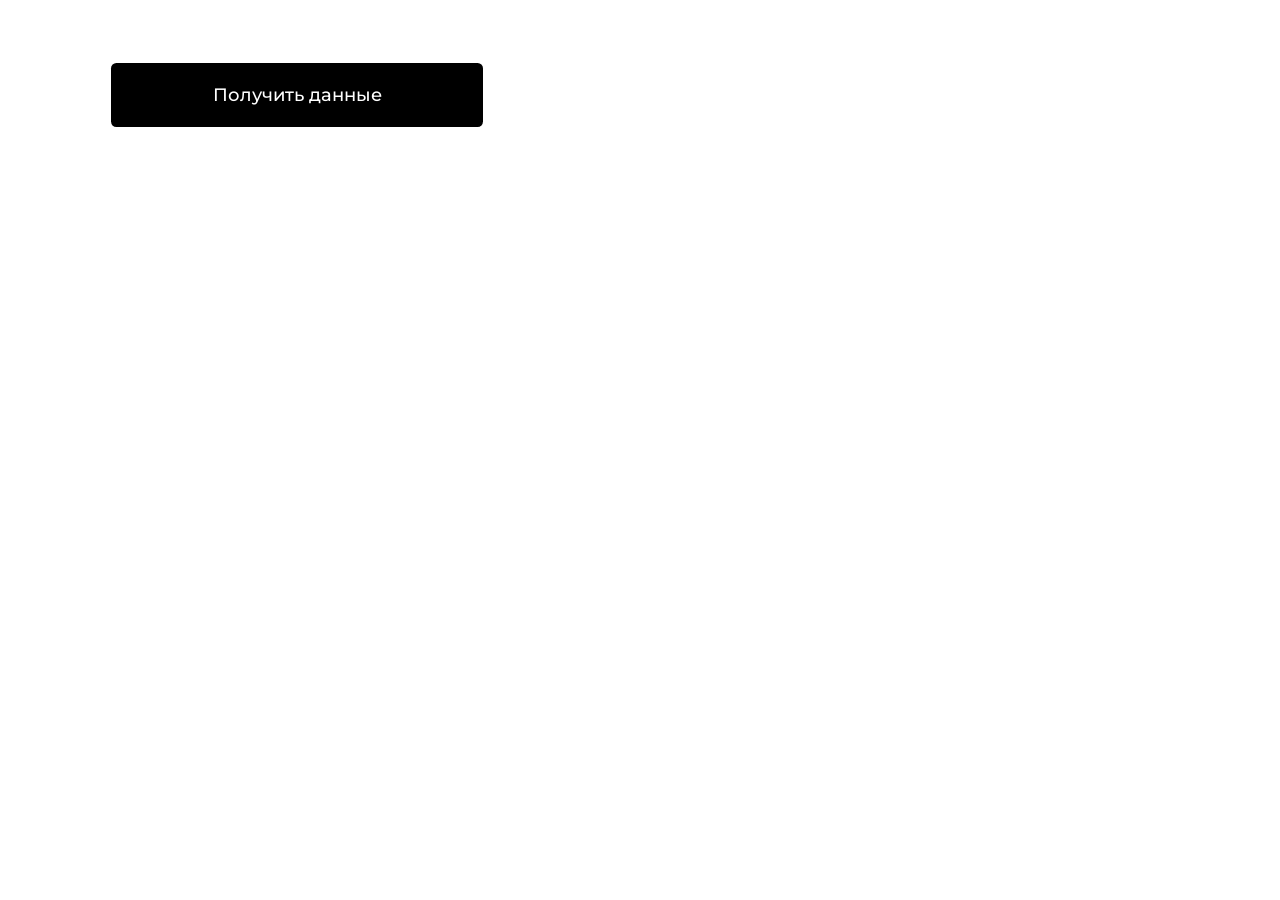
<file: lw13/getData.html>
<!DOCTYPE html>
<html lang="en" xmlns="http://www.w3.org/1999/xhtml">
<head>
    <meta charset="UTF-8">
    <title>Don`t do it</title>

    <meta name="viewport" content="width=device-width, initial-scale=1">
    <link rel="preconnect" href="https://fonts.googleapis.com">
    <link rel="preconnect" href="https://fonts.gstatic.com" crossorigin>
    <link href="https://fonts.googleapis.com/css2?family=Montserrat:wght@500;600;700&family=Roboto+Condensed&display=swap"
          rel="stylesheet">
    <link rel="stylesheet" href="css/main-stylesheet.min.css">

</head>
<body>
<div class="modal-background close-button"></div>
<div class="accept-data-button" id="accept-data-button">Получить данные</div>
<div class="accepted-data" id="accepted-data-content"></div>

<script type="text/javascript">
    const acceptedDataContent = document.getElementById("accepted-data-content");
    const acceptButton = document.getElementById("accept-data-button");


    acceptButton.addEventListener('click', e => {
        fetch('./fileHandler.php', {
            method: 'GET'
        }).then(result => result.json().then(jsonResult => { //Make async request
            acceptedDataContent.innerHTML = jsonResult.content;
        }).catch(errorMessage => acceptedDataContent.innerHTML = errorMessage)).catch(errorMessage => acceptedDataContent.innerHTML = errorMessage); //Catch exceptions
    });
</script>
</body>
</html>
</file>
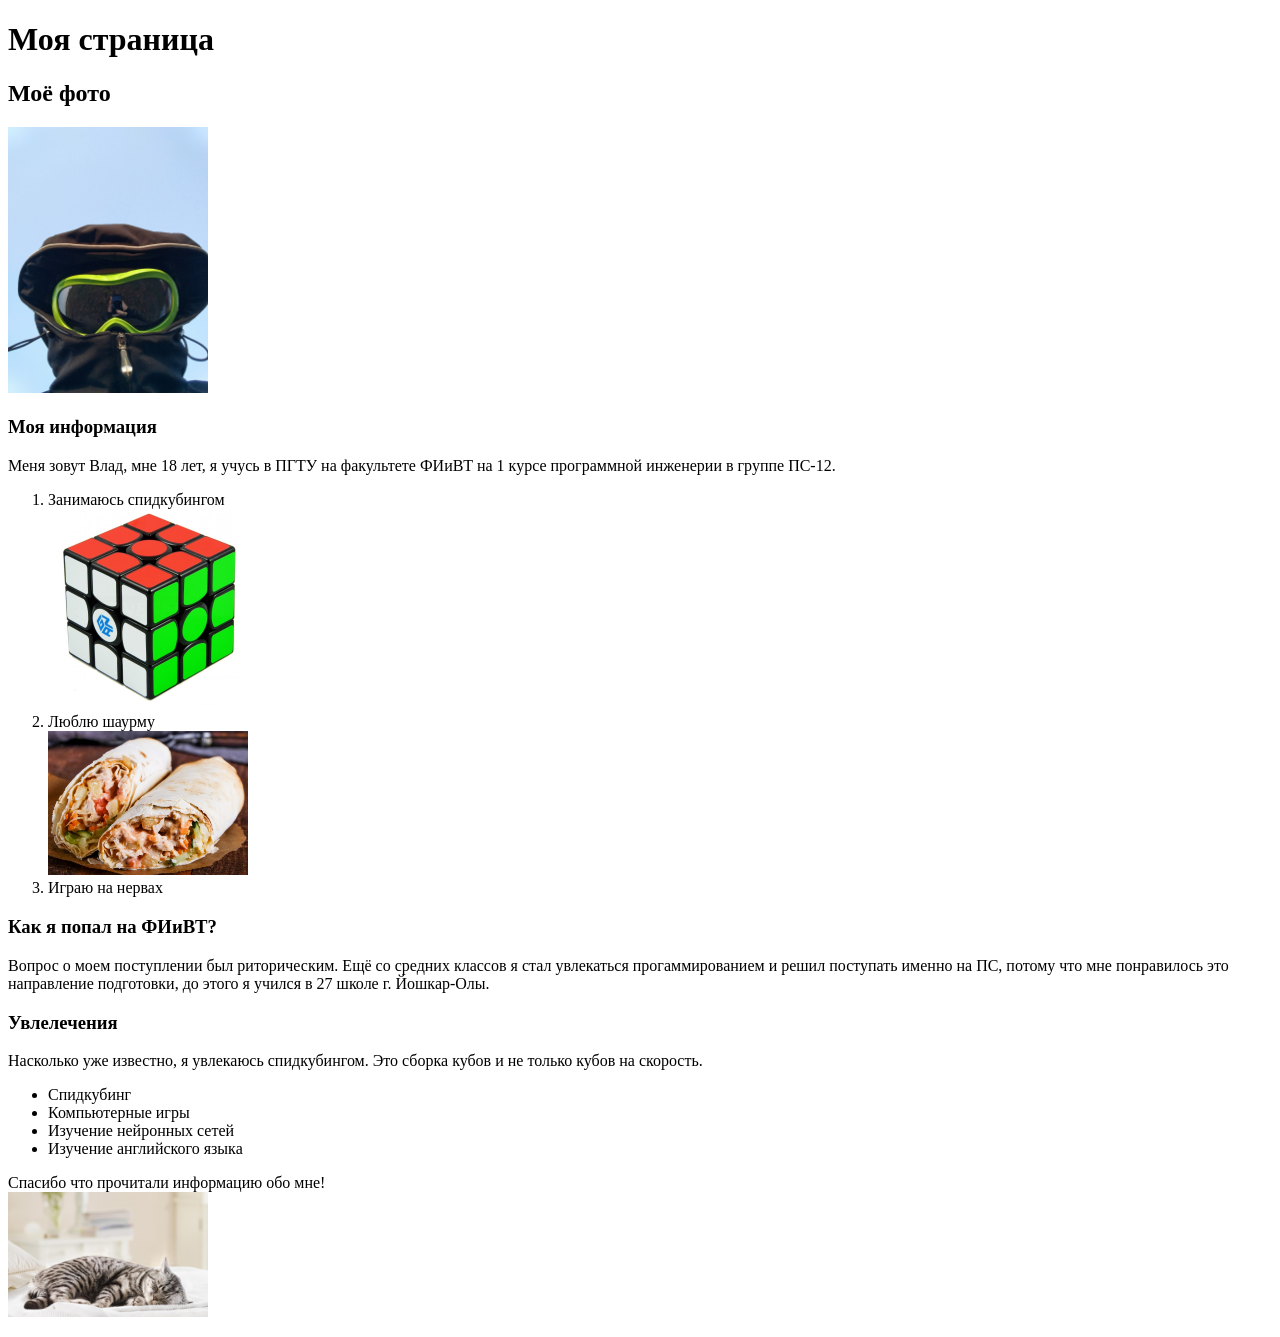
<file: lw4/4.1.html>
<!DOCTYPE html>
<html lang="ru">
<head>
    <meta charset="UTF-8">
    <title>index.html</title>
</head> 
<body>
    <header>
        <h1>Моя страница</h1>
    </header>
    <article>
        <h2>Моё фото</h2>
        <img src="ava.jpg" width="200" alt=""/>
    </article>
    <article>
        <h3>Моя информация</h3>
        <p>Меня зовут Влад, мне 18 лет, я учусь в ПГТУ на факультете ФИиВТ на 1 курсе программной инженерии в группе ПС-12.</p>
        <ol>
            <li>
                Занимаюсь спидкубингом <br/>
                <img src="cube.jpg" width="200" alt=""/>
            </li>
            <li>Люблю шаурму <br/>
                <img src="shava.jpg" width="200" alt=""/>
            </li>
            <li>Играю на нервах</li>
        </ol>
    </article>
    <article>
        <h3>Как я попал на ФИиВТ?</h3>
        <p>Вопрос о моем поступлении был риторическим. Ещё со средних классов я стал увлекаться прогаммированием и решил поступать именно на 
            ПС, потому что мне понравилось это направление подготовки, до этого я учился в 27 школе г. Йошкар-Олы.
        </p>
    </article>
    <article>
        <h3>Увлелечения</h3>
        <p>Насколько уже известно, я увлекаюсь спидкубингом. Это сборка кубов и не только кубов на скорость.</p>
        <ul>
            <li>Спидкубинг</li>
            <li>Компьютерные игры</li>
            <li>Изучение нейронных сетей</li>
            <li>Изучение английского языка</li>
        </ul>
    </article>
    <footer>
        <p>Спасибо что прочитали информацию обо мне! <br/>
            <img src="cat.jpg" width="200" alt=""/>
        </p>
    </footer>
</body>   
</html>
</file>
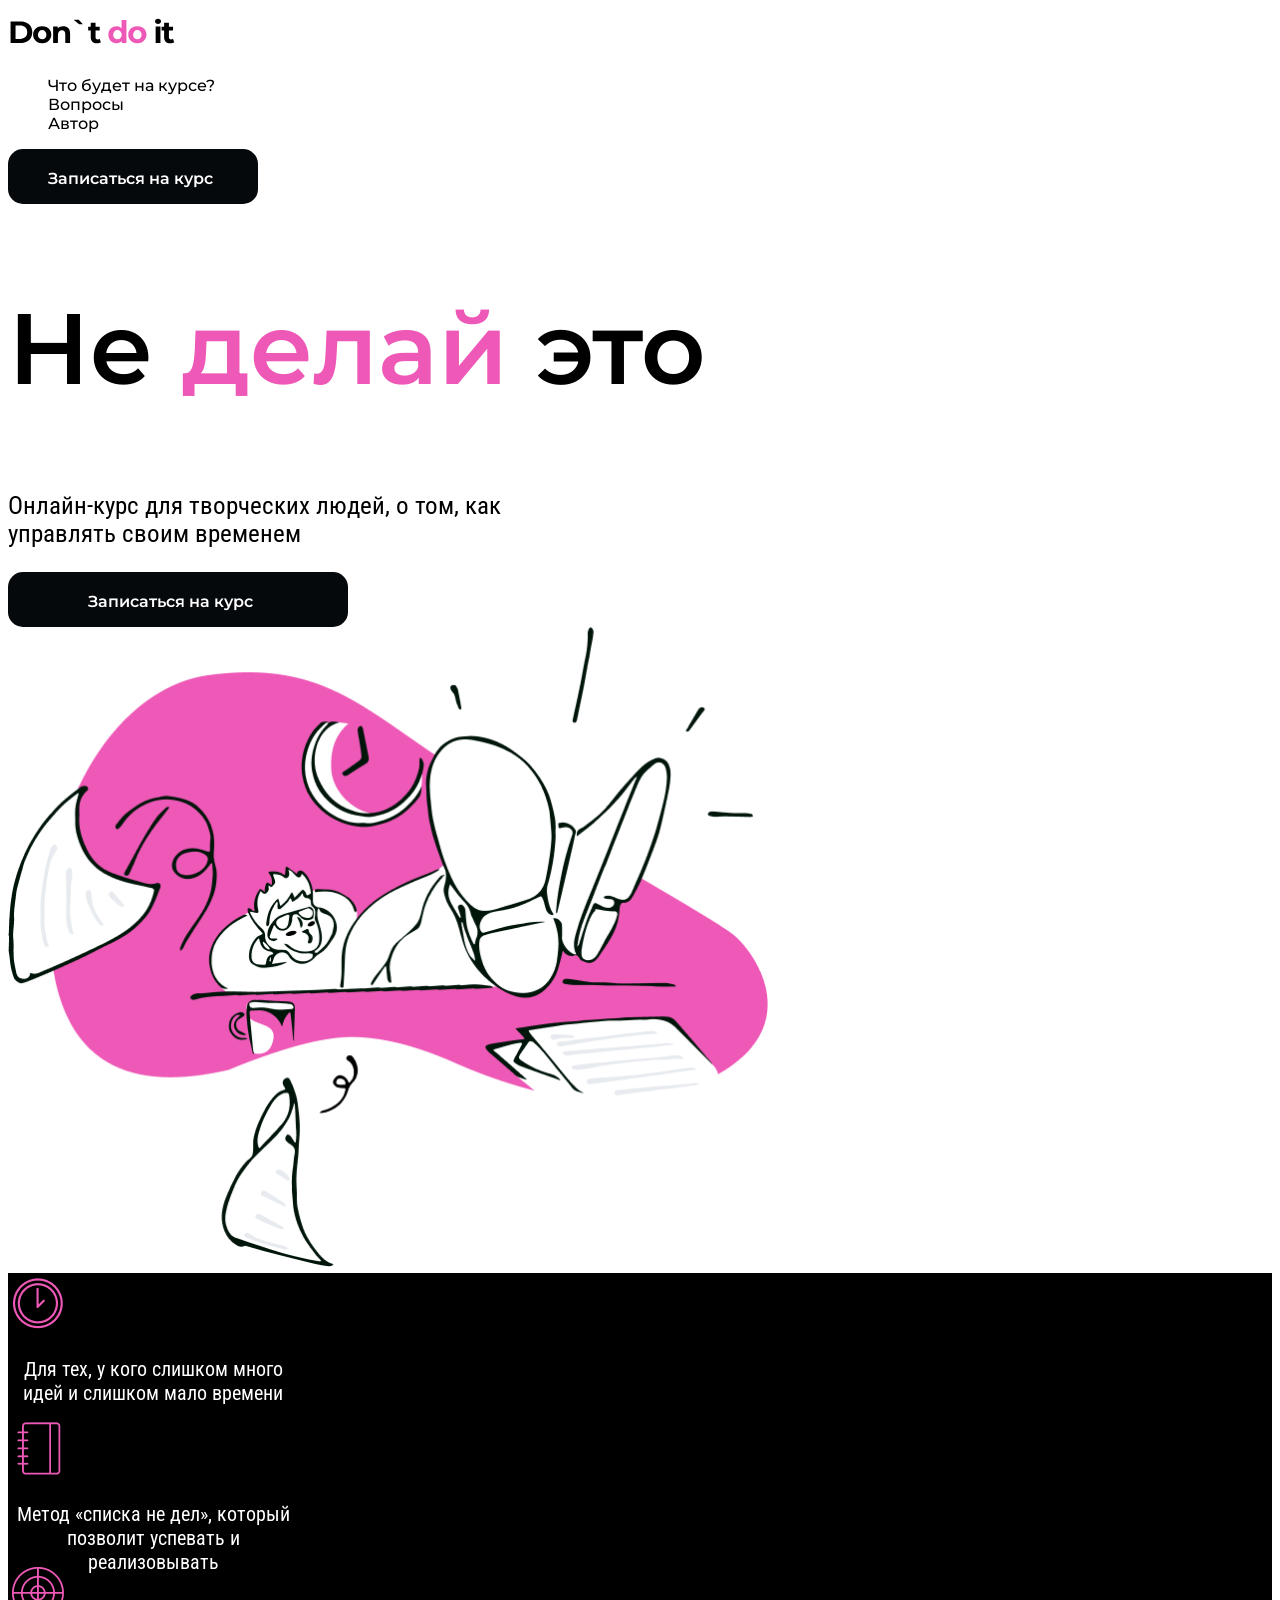
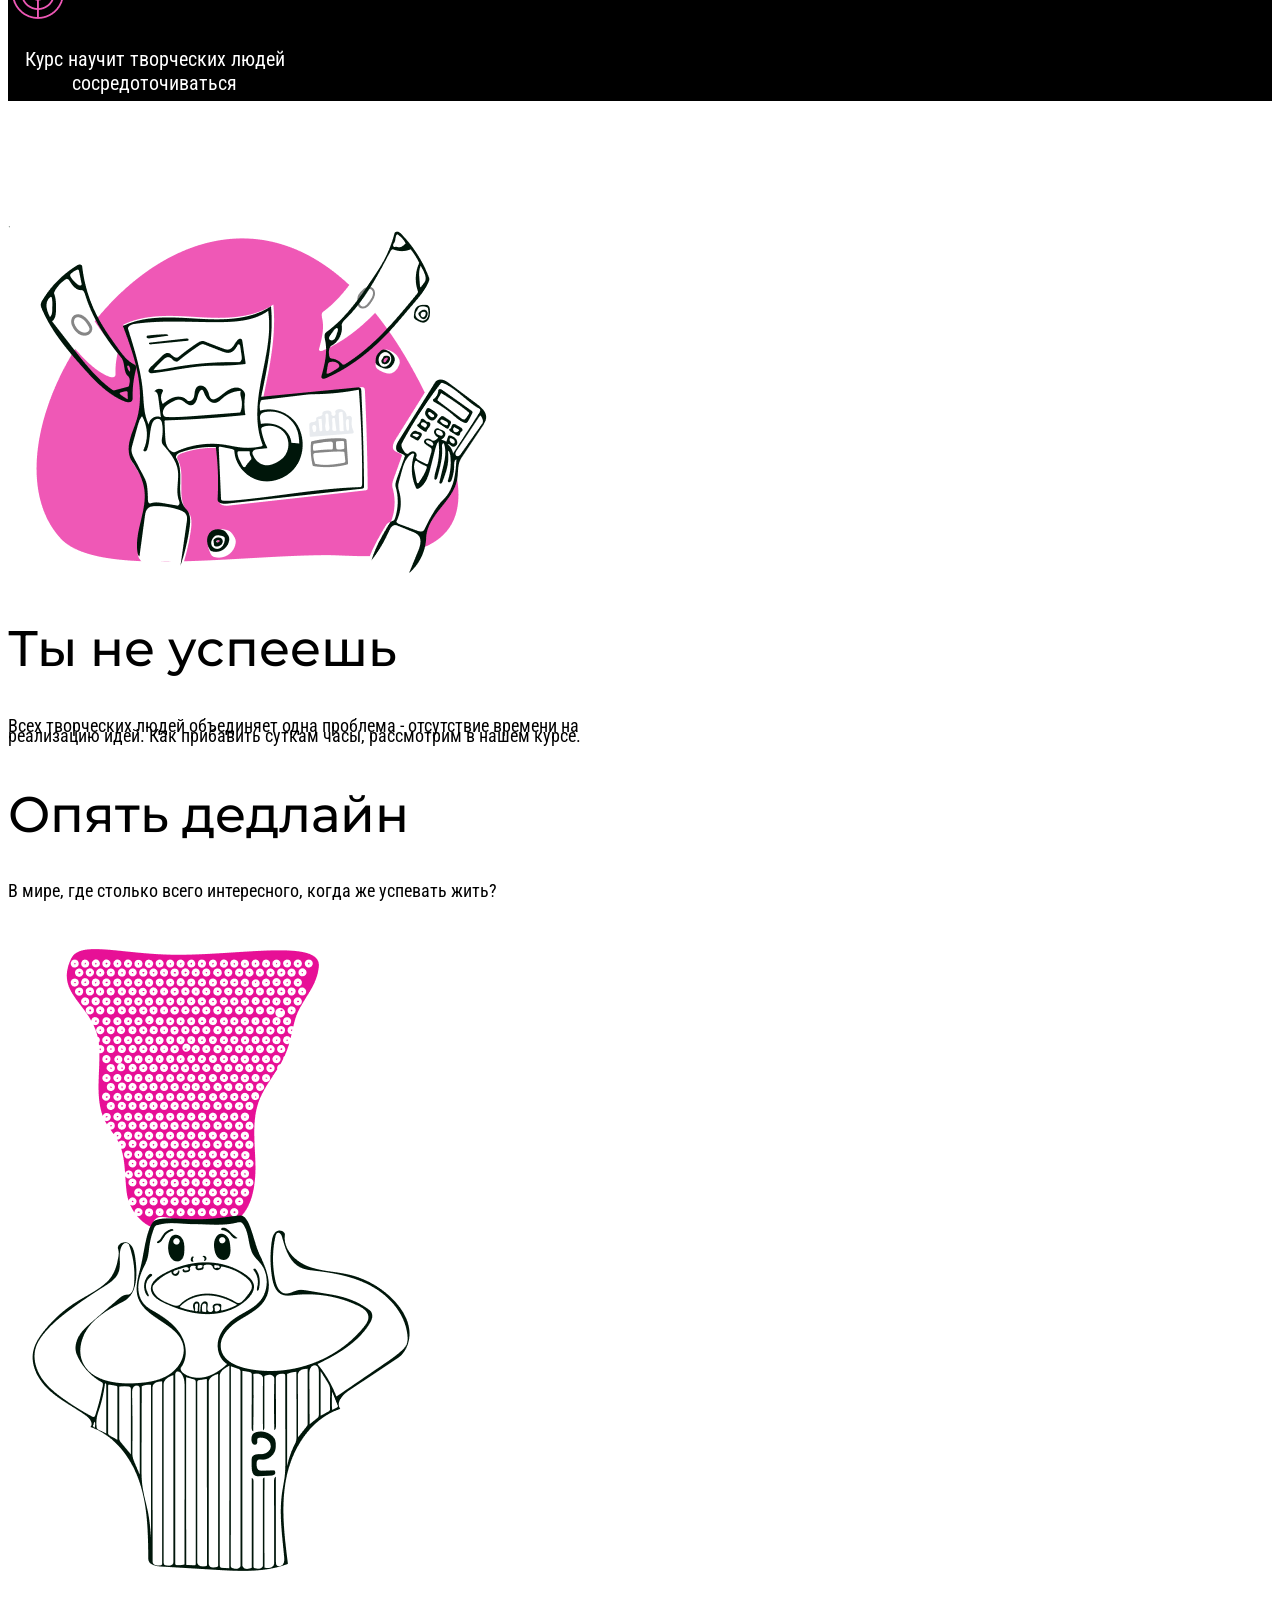
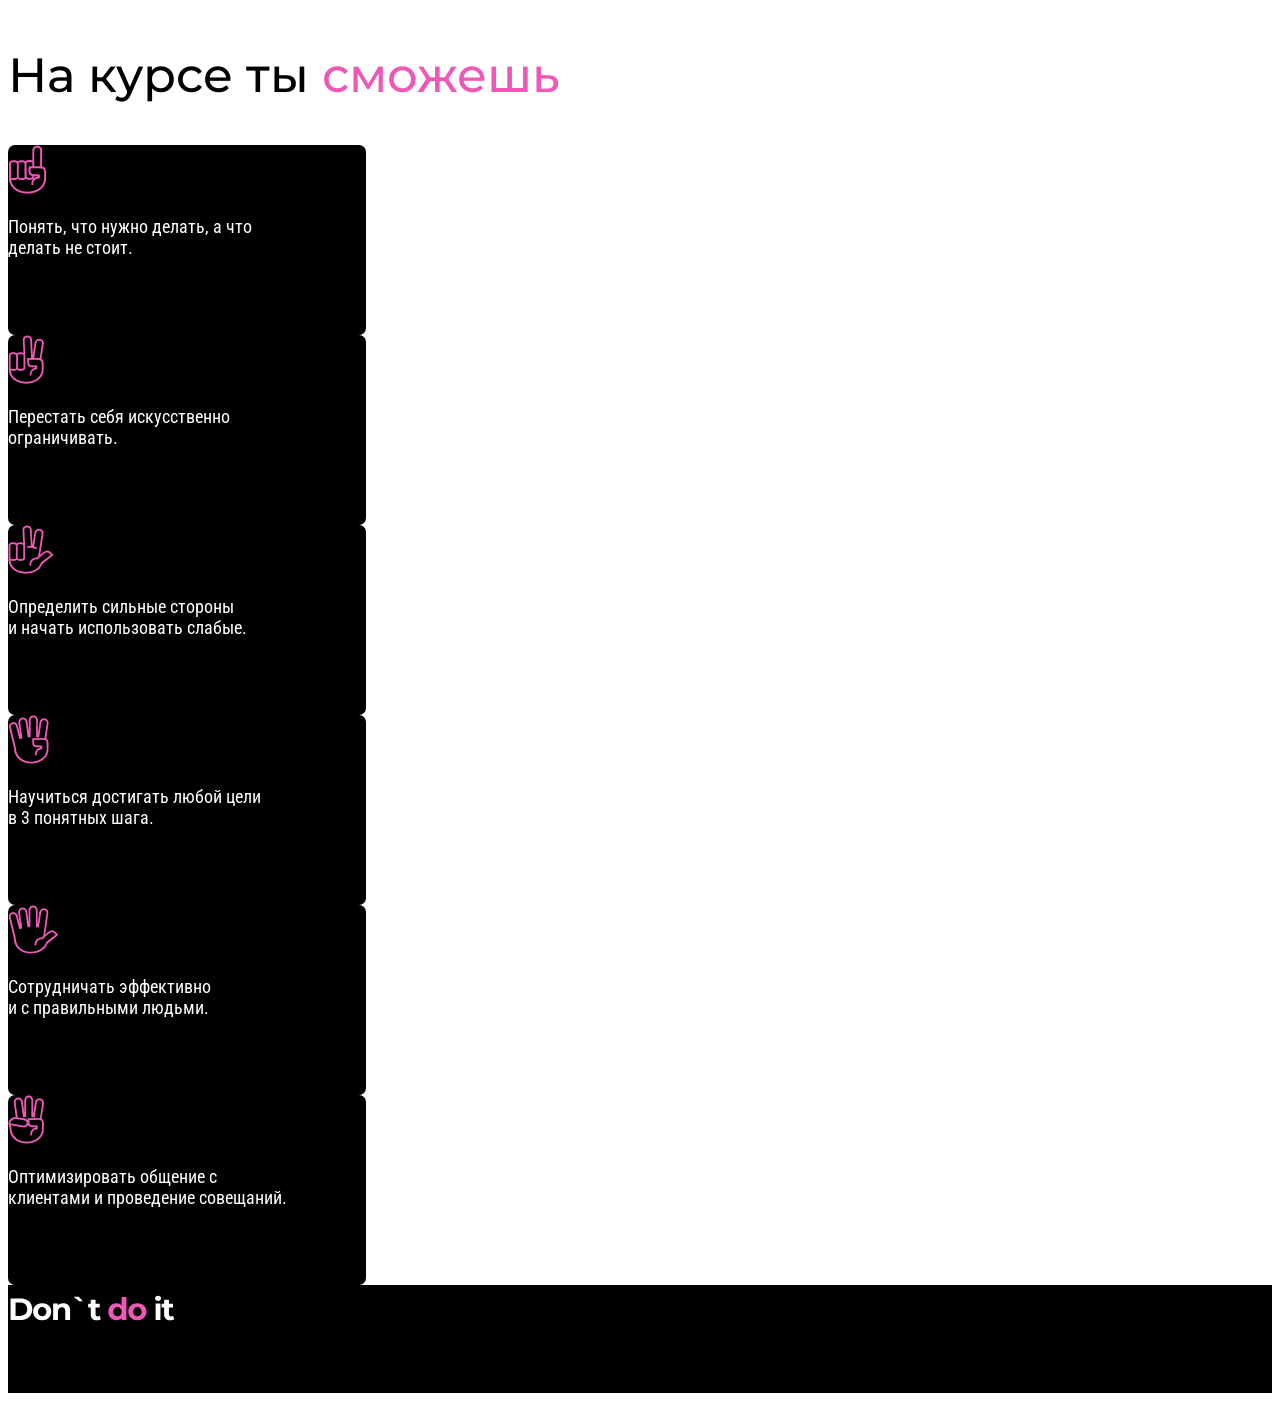
<file: lw5/index1.html>
<!DOCTYPE html>
<html lang="ru">
<head>
  <meta charset="UTF-8">
  <link href="https://fonts.googleapis.com/css2?family=Montserrat:wght@500;600;700&family=Noto+Sans:wght@700&family=Roboto+Condensed&display=swap" rel="stylesheet">
  <link rel="stylesheet" href="css/style.css">
  <title>Don't do it</title>
</head>
<body>
  <header>
    <img src="images/logo_header.svg" alt="logo-header">
    <ol class="header__list">
      <li>Что будет на курсе?</li>
	    <li>Вопросы</li>
	    <li>Автор</li>
    </ol>
    <div class="button button__short">Записаться на курс</div>
  </header>
  <main>
    <section class="top">
      <h1 class="top__title">Не <span class="pink">делай</span> это</h1>    
      <div>
        <p class="text">Онлайн-курс для творческих людей, о том, как<br> управлять своим временем</p>
      </div>  
      <div class="button button__long">Записаться на курс</div>
      <img class="top__img" src="images/top.png" alt="topimage"> 
    </section>

    <section class="features">
      <div class="features__first-block">
        <img src="images/time.png" alt="time">
        <h3 class="features__description">Для тех, у кого слишком много идей и слишком мало времени</h3>
      </div>
      <div class="features__second-block">
        <img src="images/notebook.png" alt="notebook">
        <h3 class="features__description">Метод «списка не дел», который позволит успевать и реализовывать</h3>
      </div>
      <div class="features__third-block">
        <img src="images/target.png" alt="target">
        <h3 class="features__description">Курс научит творческих людей сосредоточиваться</h3>
      </div>
    </section>

    <section class="reasoning">
      <div class="reasoning__first-block">
        <img src="images/finances.png" alt="finances">
        <div class="reasoning__first-block__text">
          <h2 class="reasoning__heading">Ты не успеешь</h2>
          <p class="text">
            Всех творческих людей объединяет одна проблема - отсутствие времени на <br> реализацию идей.
            Как прибавить суткам часы, рассмотрим в нашем курсе.
          </p>
        </div>
      </div>
      <div class="reasoning__second-block">
        <div class="reasoning__second-block__text">
          <h2 class="reasoning__heading">Опять дедлайн</h2>
          <p class="text">
            В мире, где столько всего интересного, когда же успевать жить?
          </p>
        </div>
        <img src="images/mind_blowing.png" alt="mind_blowing">
      </div>
    </section>

    <section class="description">
      <h2 class="description__heading">На курсе ты <span class="pink">сможешь</span></h2>
      <div class="description__block">
        <img src="images/one_finger.png" alt="one-finger">
        <p class="text">Понять, что нужно делать, а что<br> делать не стоит.</p>
      </div>
      <div class="description__block">
          <img src="images/two_fingers.png" alt="two-fingers">
          <p class="text">Перестать себя искусственно<br> ограничивать.</p>
      </div>
      <div class="description__block">
          <img src="images/three_fingers_first.png" alt="three-fingers-first">
          <p class="text">Определить сильные стороны<br> и начать использовать слабые.</p>
      </div>
      <div class="description__block">
        <img src="images/four_fingers.png" alt="four-fingers">
        <p class="text">Научиться достигать любой цели<br> в 3 понятных шага.</p>
      </div>
      <div class="description__block">
        <img src="images/five_fingers.png" alt="five-fingers">
        <p class="text">Сотрудничать эффективно<br> и с правильными людьми.</p>
      </div>
      <div class="description__block">
        <img src="images/three_fingers_second.png" alt="three-fingers-second">
        <p class="text">Оптимизировать общение с<br> клиентами и проведение совещаний.</p>
      </div>
    </section>
  </main>
</body>
<footer>
  <div class="footer">
    <img src="images/logo_footer.svg" alt="logo-footer">
  </div>
</footer>
</html>
</file>
<file: lw10/css/main-stylesheet.css>
* {
    padding: 0;
    margin: 0;
}

.color-magenta {
    color: #EE58B6;
}

.active,
.active-window {
    opacity: 1 !important;
    z-index: 2 !important;
    transition: all 0.5s !important;
}

.active-window {
    transform: translate(-50%, -50%) scale(1) !important;
}

.modal-window {
    display: block;
    position: fixed;
    opacity: 0;
    left: 50%;
    top: 50%;
    width: 640px;
    height: 847px;
    background: #FFFFFF;
    box-shadow: 0 16px 48px rgba(60, 0, 61, 0.48);
    border-radius: 12px;
    transform: translate(-50%, -50%) scale(0.5);
    transition: all 0.2s;
    z-index: -1;
}

.modal-background {
    position: fixed;
    opacity: 0;
    width: 100%;
    height: 100%;
    margin: 0;
    background-color: rgba(0, 0, 0, 0.5);
    z-index: -1;
}

.cross-button {
    margin-left: 592px;
    margin-top: 15px;
}

.cross-button:hover {
    transform: rotate(15deg) scale(1.1);
    transition: all 0.2s;
}

.top-panel {
    display: flex;
    justify-content: space-between;
    align-items: center;
    flex-direction: row;
    flex-shrink: 0;
    flex-wrap: wrap;
    padding: 1.5625vw 6.25vw;
}

.top-panel__label {
    font-family: "Montserrat", sans-serif;
    font-style: normal;
    font-weight: 700;
    font-size: 1.6145833333vw;
    line-height: 37.69px;
    color: #000000;
    letter-spacing: -0.045em;
}

.top-buttons {
    display: flex;
    justify-content: center;
    align-items: center;
    flex-direction: row;
    flex-shrink: 0;
    gap: 3.0729166667vw;
}

.top-buttons__button,
.top-buttons__button_black {
    font-family: "Montserrat", sans-serif;
    font-style: normal;
    font-weight: 600;
    font-size: 0.8333333333vw;
    line-height: 103%;
    color: #000000;
    flex-wrap: wrap;
    padding: 1.2em 2.4em;
    border-radius: 0.3em;
}

@media (max-width: 980px) {
    .top-panel {
        display: flex;
        justify-content: center;
        align-items: center;
        flex-direction: column;
        flex-shrink: 0;
    }
    .top-buttons {
        display: flex;
        justify-content: center;
        align-items: end;
        flex-direction: column;
        flex-shrink: 0;
        gap: 1.0416666667vw;
    }
}

.top-buttons__button:hover,
.top-buttons__button_black:hover {
    color: #FFFFFF;
    background: #05090C;
}

.top-buttons__button_black {
    background-color: #05090C;
    color: #FFFFFF;
    margin-left: 42px;
}

.top-buttons__button_black:hover {
    background-color: #EE58B6;
}

.landing {
    display: flex;
    justify-content: center;
    align-items: center;
    flex-direction: row;
    flex-shrink: 0;
    flex-wrap: wrap;
    height: 732px;
}

.landing__content {
    display: flex;
    justify-content: flex-start;
    align-items: flex-start;
    flex-direction: column;
    flex-shrink: 0;
    flex-wrap: wrap;
    margin-right: 35px;
    margin-bottom: 45px;
}

.landing__label {
    font-family: "Montserrat", sans-serif;
    font-style: normal;
    font-weight: 600;
    font-size: 100px;
    line-height: 122px;
    color: #000000;
    width: 745px;
    height: 139px;
}

.landing__info {
    font-family: "Roboto Condensed", sans-serif;
    font-style: normal;
    font-weight: 400;
    font-size: 26px;
    line-height: 31px;
    color: rgba(0, 0, 0, 0.7);
    width: 545px;
}

.landing__button_black {
    font-family: "Montserrat", sans-serif;
    font-style: normal;
    font-weight: 600;
    font-size: 16px;
    line-height: 16px;
    color: #FFFFFF;
    margin-top: 46px;
    padding: 18px 81px;
    border-radius: 4.59px;
    background: #05090C;
}

.landing__button_black:hover {
    background: #EE58B6;
}

.landing__man-picture {
    display: inline-block;
    max-width: 40.5%;
}

.advantage-panel {
    display: flex;
    justify-content: center;
    align-items: center;
    flex-direction: row;
    flex-shrink: 0;
    flex-wrap: wrap;
    gap: 115px;
    background-color: #000000;
    padding: 115.42px;
}

.advantage-panel>* {
    display: flex;
    justify-content: center;
    align-items: center;
    flex-direction: column;
    flex-shrink: 0;
    text-align: center;
    width: 337px;
}

.advantage-panel__text {
    font-family: "Roboto Condensed", sans-serif;
    font-style: normal;
    font-weight: 400;
    font-size: 22px;
    line-height: 26px;
    color: #FFFFFF;
    margin-top: 20px;
}

.mainSection {
    margin-top: 205px;
}

.mainSection-block,
.mainSection-block_reverse {
    display: flex;
    justify-content: center;
    align-items: center;
    flex-direction: row;
    flex-shrink: 0;
    flex-wrap: wrap;
    margin-top: 75px;
    gap: 125px;
}

.mainSection-block__poop-picture {
    max-width: 24%;
}

.mainSection-block__man-picture {
    max-width: 20%;
}

.mainSection-block_reverse {
    flex-wrap: wrap-reverse;
}

.mainSection-block__text-content {
    display: flex;
    justify-content: center;
    align-items: flex-start;
    flex-direction: column;
    flex-shrink: 0;
    width: 574px;
}

.mainSection-block__text-label {
    font-family: "Montserrat", sans-serif;
    font-style: normal;
    font-weight: 500;
    font-size: 48px;
    line-height: 61px;
    color: #000000;
}

.mainSection-block__text {
    font-family: "Roboto Condensed", sans-serif;
    font-style: normal;
    font-weight: 400;
    font-size: 18px;
    line-height: 24px;
    color: rgba(0, 0, 0, 0.7);
    margin-top: 26px;
}

.mainSection-table {
    display: flex;
    justify-content: center;
    align-items: center;
    flex-direction: column;
    flex-shrink: 0;
    margin-top: 143px;
}

.table-contents {
    display: flex;
    justify-content: center;
    align-items: center;
    flex-direction: row;
    flex-shrink: 0;
    max-width: 1135px;
    margin-top: 60px;
    flex-wrap: wrap;
    gap: 30px;
}

.mainSection-table__label {
    font-family: "Montserrat", sans-serif;
    font-style: normal;
    font-weight: 500;
    font-size: 48px;
    line-height: 59px;
    color: #000000;
}

.table-contents__cell {
    width: 358px;
    height: 190px;
    background: #000000;
    border-radius: 7.35723px;
}

.table-contents__image {
    margin-top: 32px;
    margin-left: 39px;
}

.table-contents__text {
    font-family: "Roboto Condensed", sans-serif;
    font-style: normal;
    font-weight: 400;
    font-size: 18px;
    line-height: 21px;
    color: #FFFFFF;
    margin-top: 20px;
    margin-left: 39px;
}

.main-form {
    display: flex;
    gap: 53px;
    margin-left: 59px;
    margin-top: 52px;
}

.sign-up-form {
    display: flex;
    justify-content: center;
    align-items: center;
    flex-direction: column;
    flex-shrink: 0;
}

.sign-up-form__text-label {
    font-family: "Montserrat", sans-serif;
    font-style: normal;
    font-weight: 500;
    font-size: 26px;
    line-height: 31px;
    color: #000000;
    margin-bottom: 33px;
}

.sign-up-form__picture {
    width: 307px;
    height: 307px;
}

.text-field,
.selection-field {
    font-family: "Montserrat", sans-serif;
    font-style: normal;
    font-weight: 500;
    font-size: 18px;
    line-height: 22px;
    color: #999999;
    display: flex;
    justify-content: center;
    align-items: center;
    flex-direction: row;
    flex-shrink: 0;
    margin-bottom: 20px;
    width: 480px;
    height: 64px;
    background: #FFFFFF;
    border: 1.35px solid #C0C0C0;
    box-sizing: border-box;
    border-radius: 4px;
    padding-left: 28px;
}

.selection-field {
    appearance: none;
    background: url("../images/form/selection-arrow.svg") no-repeat right;
    cursor: url("../images/form/cursor.svg"), auto;
    background-position-x: 93%;
}

.checkBox-field {
    display: flex;
    justify-content: center;
    align-items: center;
    flex-direction: row;
    flex-shrink: 0;
    margin-top: 35px;
    margin-bottom: 35px;
}

.checkBox-field__checkBox {
    border: 1.34888px solid #C0C0C0;
    width: 22px;
    height: 22px;
    box-sizing: border-box;
    border-radius: 4px;
    background-color: #EE58B6;
}

.checkBox-field__checkBox:active {
    background-color: #EE58B6;
}

.checkbox-field__label {
    font-family: "Roboto Condensed", sans-serif;
    font-style: normal;
    font-weight: 400;
    font-size: 16px;
    line-height: 22px;
    color: rgba(0, 0, 0, 0.7);
    margin-left: 7.68px;
}

.submit-button {
    font-family: "Montserrat", sans-serif;
    font-style: normal;
    font-weight: 500;
    font-size: 18px;
    line-height: 22px;
    color: #FFFFFF;
    display: flex;
    justify-content: center;
    align-items: center;
    flex-direction: row;
    flex-shrink: 0;
    width: 480px;
    height: 64px;
    background: #000000;
    border-radius: 5.4px;
}

.submit-button:hover {
    border: #EE58B6;
    background-color: #EE58B6;
}

.file-data-contents {
    font-family: "Roboto Condensed", sans-serif;
    font-style: normal;
    font-weight: 400;
    font-size: 18px;
    line-height: 24px;
    color: rgba(0, 0, 0, 0.7);
    margin-left: 59px;
    margin-top: 68px;
}

.checkBox-field__checkBox {
    margin-left: -30px;
    width: 0;
    height: 0;
    z-index: -1;
}

.checkBox-field__checkBox+.checkbox-field__label {
    display: flex;
    justify-content: center;
    align-items: center;
    flex-direction: row;
    flex-shrink: 0;
}

.checkBox-field__checkBox+.checkbox-field__label::before {
    display: flex;
    justify-content: center;
    align-items: center;
    flex-direction: row;
    flex-shrink: 0;
    content: "";
    margin-right: 7.68px;
    width: 22px;
    height: 22px;
    border-radius: 4px;
    border: 1.35px solid #C0C0C0;
    background-repeat: no-repeat;
    background-position: center center;
}

.checkBox-field__checkBox:not(:disabled):not(:checked)+.checkbox-field__label:hover::before {
    border-color: #EE58B6;
}

.checkBox-field__checkBox:checked+.checkbox-field__label::before {
    border-color: #EE58B6;
    background-color: #EE58B6;
    background-image: url("../images/form/checkbox-checked-arrow.svg");
}

.footer-panel {
    display: flex;
    justify-content: center;
    align-items: center;
    flex-direction: row;
    flex-shrink: 0;
    background: #000000;
    margin-top: 197px;
    height: 108px;
}

.footer-panel__label {
    font-family: "Montserrat", sans-serif;
    font-style: normal;
    font-weight: 700;
    font-size: 30.8354px;
    line-height: 38px;
    color: #FFFFFF;
    letter-spacing: -0.045em;
}
</file>
<file: lw11/css/main-stylesheet.css>
* {
  padding: 0;
  margin: 0;
}

.color-magenta {
  color: #EE58B6;
}

.active, .active-window {
  opacity: 1 !important;
  z-index: 2 !important;
  transition: all 0.5s !important;
}

.active-window {
  transform: translate(-50%, -50%) scale(1) !important;
}

.modal-window {
  display: block;
  position: fixed;
  opacity: 0;
  left: 50%;
  top: 50%;
  width: 640px;
  height: 847px;
  background: #FFFFFF;
  box-shadow: 0 16px 48px rgba(60, 0, 61, 0.48);
  border-radius: 12px;
  transform: translate(-50%, -50%) scale(0.5);
  transition: all 0.2s;
  z-index: -1;
}

.modal-background {
  position: fixed;
  opacity: 0;
  width: 100%;
  height: 100%;
  margin: 0;
  background-color: rgba(0, 0, 0, 0.5);
  z-index: -1;
}

.cross-button {
  margin-left: 592px;
  margin-top: 15px;
}

.cross-button:hover {
  transform: rotate(15deg) scale(1.1);
  transition: all 0.2s;
}

.ajax-error {
  font-family: "Montserrat", sans-serif;
  font-style: normal;
  font-weight: 500;
  font-size: 36px;
  line-height: 43px;
  color: #000000;
  display: flex;
  justify-content: center;
  align-items: center;
  flex-direction: column;
  flex-shrink: 0;
  margin-top: 302px;
}

.top-panel {
  display: flex;
  justify-content: space-between;
  align-items: center;
  flex-direction: row;
  flex-shrink: 0;
  flex-wrap: wrap;
  padding: 1.5625vw 6.25vw;
}

.top-panel__label {
  font-family: "Montserrat", sans-serif;
  font-style: normal;
  font-weight: 700;
  font-size: 1.6145833333vw;
  line-height: 37.69px;
  color: #000000;
  letter-spacing: -0.045em;
}

.top-buttons {
  display: flex;
  justify-content: center;
  align-items: center;
  flex-direction: row;
  flex-shrink: 0;
  gap: 3.0729166667vw;
}

.top-buttons__button, .top-buttons__button_black {
  font-family: "Montserrat", sans-serif;
  font-style: normal;
  font-weight: 600;
  font-size: 0.8333333333vw;
  line-height: 103%;
  color: #000000;
  flex-wrap: wrap;
  padding: 1.2em 2.4em;
  border-radius: 0.3em;
}

@media (max-width: 980px) {
  .top-panel {
    display: flex;
    justify-content: center;
    align-items: center;
    flex-direction: column;
    flex-shrink: 0;
  }

  .top-buttons {
    display: flex;
    justify-content: center;
    align-items: end;
    flex-direction: column;
    flex-shrink: 0;
    gap: 1.0416666667vw;
  }
}
.top-buttons__button:hover, .top-buttons__button_black:hover {
  color: #FFFFFF;
  background: #05090C;
}

.top-buttons__button_black {
  background-color: #05090C;
  color: #FFFFFF;
  margin-left: 42px;
}

.top-buttons__button_black:hover {
  background-color: #EE58B6;
}

.landing {
  display: flex;
  justify-content: center;
  align-items: center;
  flex-direction: row;
  flex-shrink: 0;
  flex-wrap: wrap;
  height: 732px;
}

.landing__content {
  display: flex;
  justify-content: flex-start;
  align-items: flex-start;
  flex-direction: column;
  flex-shrink: 0;
  flex-wrap: wrap;
  margin-right: 35px;
  margin-bottom: 45px;
}

.landing__label {
  font-family: "Montserrat", sans-serif;
  font-style: normal;
  font-weight: 600;
  font-size: 100px;
  line-height: 122px;
  color: #000000;
  width: 745px;
  height: 139px;
}

.landing__info {
  font-family: "Roboto Condensed", sans-serif;
  font-style: normal;
  font-weight: 400;
  font-size: 26px;
  line-height: 31px;
  color: rgba(0, 0, 0, 0.7);
  width: 545px;
}

.landing__button_black {
  font-family: "Montserrat", sans-serif;
  font-style: normal;
  font-weight: 600;
  font-size: 16px;
  line-height: 16px;
  color: #FFFFFF;
  margin-top: 46px;
  padding: 18px 81px;
  border-radius: 4.59px;
  background: #05090C;
}

.landing__button_black:hover {
  background: #EE58B6;
}

.landing__man-picture {
  display: inline-block;
  max-width: 40.5%;
}

.advantage-panel {
  display: flex;
  justify-content: center;
  align-items: center;
  flex-direction: row;
  flex-shrink: 0;
  flex-wrap: wrap;
  gap: 115px;
  background-color: #000000;
  padding: 115.42px;
}

.advantage-panel > * {
  display: flex;
  justify-content: center;
  align-items: center;
  flex-direction: column;
  flex-shrink: 0;
  text-align: center;
  width: 337px;
}

.advantage-panel__text {
  font-family: "Roboto Condensed", sans-serif;
  font-style: normal;
  font-weight: 400;
  font-size: 22px;
  line-height: 26px;
  color: #FFFFFF;
  margin-top: 20px;
}

.mainSection {
  margin-top: 205px;
}

.mainSection-block, .mainSection-block_reverse {
  display: flex;
  justify-content: center;
  align-items: center;
  flex-direction: row;
  flex-shrink: 0;
  flex-wrap: wrap;
  margin-top: 75px;
  gap: 125px;
}

.mainSection-block__poop-picture {
  max-width: 24%;
}

.mainSection-block__man-picture {
  max-width: 20%;
}

.mainSection-block_reverse {
  flex-wrap: wrap-reverse;
}

.mainSection-block__text-content {
  display: flex;
  justify-content: center;
  align-items: flex-start;
  flex-direction: column;
  flex-shrink: 0;
  width: 574px;
}

.mainSection-block__text-label {
  font-family: "Montserrat", sans-serif;
  font-style: normal;
  font-weight: 500;
  font-size: 48px;
  line-height: 61px;
  color: #000000;
}

.mainSection-block__text {
  font-family: "Roboto Condensed", sans-serif;
  font-style: normal;
  font-weight: 400;
  font-size: 18px;
  line-height: 24px;
  color: rgba(0, 0, 0, 0.7);
  margin-top: 26px;
}

.mainSection-table {
  display: flex;
  justify-content: center;
  align-items: center;
  flex-direction: column;
  flex-shrink: 0;
  margin-top: 143px;
}

.table-contents {
  display: flex;
  justify-content: center;
  align-items: center;
  flex-direction: row;
  flex-shrink: 0;
  max-width: 1135px;
  margin-top: 60px;
  flex-wrap: wrap;
  gap: 30px;
}

.mainSection-table__label {
  font-family: "Montserrat", sans-serif;
  font-style: normal;
  font-weight: 500;
  font-size: 48px;
  line-height: 59px;
  color: #000000;
}

.table-contents__cell {
  width: 358px;
  height: 190px;
  background: #000000;
  border-radius: 7.35723px;
}

.table-contents__image {
  margin-top: 32px;
  margin-left: 39px;
}

.table-contents__text {
  font-family: "Roboto Condensed", sans-serif;
  font-style: normal;
  font-weight: 400;
  font-size: 18px;
  line-height: 21px;
  color: #FFFFFF;
  margin-top: 20px;
  margin-left: 39px;
}

.main-form {
  display: flex;
  gap: 53px;
  margin-left: 59px;
  margin-top: 52px;
}

.sign-up-form {
  display: flex;
  justify-content: center;
  align-items: center;
  flex-direction: column;
  flex-shrink: 0;
}

.sign-up-form__text-label {
  font-family: "Montserrat", sans-serif;
  font-style: normal;
  font-weight: 500;
  font-size: 26px;
  line-height: 31px;
  color: #000000;
  margin-bottom: 33px;
}

.sign-up-form__picture {
  width: 307px;
  height: 307px;
}

.text-field, .selection-field {
  font-family: "Montserrat", sans-serif;
  font-style: normal;
  font-weight: 500;
  font-size: 18px;
  line-height: 22px;
  color: #999999;
  display: flex;
  justify-content: center;
  align-items: center;
  flex-direction: row;
  flex-shrink: 0;
  margin-bottom: 20px;
  width: 480px;
  height: 64px;
  background: #FFFFFF;
  border: 1.35px solid #C0C0C0;
  box-sizing: border-box;
  border-radius: 4px;
  padding-left: 28px;
}

.selection-field {
  appearance: none;
  background: url("../images/form/selection-arrow.svg") no-repeat right;
  cursor: url("../images/form/cursor.svg"), auto;
  background-position-x: 93%;
}

.checkBox-field {
  display: flex;
  justify-content: center;
  align-items: center;
  flex-direction: row;
  flex-shrink: 0;
  margin-top: 35px;
  margin-bottom: 35px;
}

.checkBox-field__checkBox {
  border: 1.34888px solid #C0C0C0;
  width: 22px;
  height: 22px;
  box-sizing: border-box;
  border-radius: 4px;
  background-color: #EE58B6;
}

.checkBox-field__checkBox:active {
  background-color: #EE58B6;
}

.checkbox-field__label {
  font-family: "Roboto Condensed", sans-serif;
  font-style: normal;
  font-weight: 400;
  font-size: 16px;
  line-height: 22px;
  color: rgba(0, 0, 0, 0.7);
  margin-left: 7.68px;
}

.submit-button {
  font-family: "Montserrat", sans-serif;
  font-style: normal;
  font-weight: 500;
  font-size: 18px;
  line-height: 22px;
  color: #FFFFFF;
  display: flex;
  justify-content: center;
  align-items: center;
  flex-direction: row;
  flex-shrink: 0;
  width: 480px;
  height: 64px;
  background: #000000;
  border-radius: 5.4px;
}

.submit-button:hover {
  border: #EE58B6;
  background-color: #EE58B6;
}

.file-data-contents {
  font-family: "Roboto Condensed", sans-serif;
  font-style: normal;
  font-weight: 400;
  font-size: 18px;
  line-height: 24px;
  color: rgba(0, 0, 0, 0.7);
  margin-left: 59px;
  margin-top: 68px;
}

.invalid-field {
  border: 1.34888px solid #EE5858 !important;
}

.checkBox-field__checkBox {
  margin-left: -30px;
  width: 0;
  height: 0;
  z-index: -1;
}

.checkBox-field__checkBox + .checkbox-field__label {
  display: flex;
  justify-content: center;
  align-items: center;
  flex-direction: row;
  flex-shrink: 0;
}

.checkBox-field__checkBox + .checkbox-field__label::before {
  display: flex;
  justify-content: center;
  align-items: center;
  flex-direction: row;
  flex-shrink: 0;
  content: "";
  margin-right: 7.68px;
  width: 22px;
  height: 22px;
  border-radius: 4px;
  border: 1.35px solid #C0C0C0;
  background-repeat: no-repeat;
  background-position: center center;
}

.checkBox-field__checkBox:not(:disabled):not(:checked) + .checkbox-field__label:hover::before {
  border-color: #EE58B6;
}

.checkBox-field__checkBox:checked + .checkbox-field__label::before {
  border-color: #EE58B6;
  background-color: #EE58B6;
  background-image: url("../images/form/checkbox-checked-arrow.svg");
}

.footer-panel {
  display: flex;
  justify-content: center;
  align-items: center;
  flex-direction: row;
  flex-shrink: 0;
  background: #000000;
  margin-top: 197px;
  height: 108px;
}

.footer-panel__label {
  font-family: "Montserrat", sans-serif;
  font-style: normal;
  font-weight: 700;
  font-size: 30.8354px;
  line-height: 38px;
  color: #FFFFFF;
  letter-spacing: -0.045em;
}

.accept-data-button {
  font-family: "Montserrat", sans-serif;
  font-style: normal;
  font-weight: 500;
  font-size: 18px;
  line-height: 22px;
  color: #FFFFFF;
  display: flex;
  justify-content: center;
  align-items: center;
  flex-direction: row;
  flex-shrink: 0;
  margin-top: 63px;
  margin-left: 111px;
  width: 372px;
  height: 64px;
  background: #000000;
  border-radius: 5.4px;
}

.accept-data-button:hover {
  border: #EE58B6;
  background-color: #EE58B6;
}

.accepted-data {
  display: flex;
  justify-content: flex-start;
  align-items: center;
  flex-direction: row;
  flex-shrink: 0;
  font-family: "Montserrat", sans-serif;
  font-style: normal;
  font-weight: 500;
  font-size: 18px;
  line-height: 22px;
  color: #000000;
  gap: 74px;
  flex-wrap: wrap;
  margin-left: 111px;
  margin-top: 29px;
}

.accepted-data > * {
  display: flex;
  justify-content: center;
  align-items: flex-start;
  flex-direction: column;
  flex-shrink: 0;
  font-family: "Montserrat", sans-serif;
  font-style: normal;
  font-weight: 500;
  font-size: 18px;
  line-height: 22px;
  color: #FFFFFF;
  gap: 9px;
  width: 372px;
  height: 288px;
  background: #000000;
  border-radius: 12px;
}

.accepted-data > * > *:first-child {
  margin-bottom: 17px;
}

.accepted-data > * > * {
  margin-left: 31px;
}
</file>
<file: lw6/css/style.css>
* 
{
    margin: 0px;
    padding: 0px;
}

.header
{
    margin: 30px 120px 0 120px;
    display: flex;
    align-items: center;
    width: 1680px;
}

.text
{
    font-family: 'Roboto Condensed';
}

.pink
{
    color: #EE58B6;
}

.header__list
{
    margin-left: 660px;
    list-style-type: none;
    font: 500 16px 'Montserrat';
    color: #000;
    width: 470px;
    margin-right: 99px;
    display: flex;
    justify-content: space-between;
}

.button
{
    height: 55px;    
    background: #05090C;
    box-sizing: border-box;
    border-radius: 15px;
    color:#fff;
    font: 600 16px 'Montserrat';
}

.button__short
{
    padding: 20px 40px;
    width: 250px;
}

.button__long
{
    padding: 20px 80px;
    width: 340px;
}

.top
{
    font-size: 25px;
    line-height: 1.1;
    display: flex;
    margin: 45px 160px 0px 180px;
    align-items: center;
    justify-content: space-between;
}

.top__content
{
    size: 745px 303px;
    margin: 180px 0px 250px 0px;
}
.top__title
{
    height: 140px;
    width: 745px;
    font: 600 100px 'Montserrat';
    color: #000;
}

.top__text
{
    width: 545px;
    margin: 5px 0px 46px 0px;
}

.top__img
{
    size: 762px 636.87px;
    margin: 30.35px 43.43px 64.78px 29.57px;
}

.features
{
    background: #000;
    color:#fff;
    display: flex;
}

.features__description
{
    font: 400 20px 'Roboto Condensed';
    margin: 20px -9px 0px -9px;
}

.features__blocks
{
    display: flex;
    margin: 107px 391px 142px 391px;
}

.features__first-block
{
    width: 290px;
    margin-right: 145px;
    text-align: center;
}

.features__second-block
{
    width: 293px;
    margin-right: 138px;
    text-align: center;
}

.features__third-block
{
    width: 293px;
    height: 148px;
    text-align: center;
}

.reasoning
{
    font-size: 18px;
    line-height: 120%;
}

.reasoning__first-block
{
    margin: 72px 391px 0 365px;
    display: flex;
}

.reasoning__second-block
{
    margin: 35px 392px 0 363px;
    padding-left: 30px;
    display: flex;
}
.reasoning__heading
{
    font: 500 50px 'Montserrat';
}

.reasoning__first-block__text
{
    margin-top: 225px;
    margin-left: 52px;
    width: 574px;
    height: 135px;
}

.reasoning__first-block__text-width
{
    font: 400 18px/24.3px 'Roboto Condensed';
    margin-top: 25.97px;
    font-size: 18px;
    line-height: 24px;
    width: 574px;
}

.reasoning__second-block__text
{
    margin-top: 295px;
    margin-right: 57px;
    width: 574px;
    height: 131px;
}

.reasoning__second-block__text-width
{
    font: 400 18px/24.3px 'Roboto Condensed';
    margin-top: 26px;
    width: 574px;
}

.reasoning__second-block__img{
    margin: 7px 52px 44px 0px;
}

.description
{
    margin-top: 56px;
    margin-left: 393px;
    display: flex;
    flex-direction: column;
    align-items: center;
    width: 1135px;
}

.description__heading
{
    font: 500 50px 'Montserrat';
}

.description__blocks
{
    margin-top: 60px;
    display: flex;
    flex-wrap: wrap;
}

.description__block
{
    width: 358px;
    height: 190px;
    border-radius: 10px;
    background-color: #000;
    color: #fff;
    font: 400 18px 'Roboto Condensed';
    box-sizing: border-box;
}

.description__text
{
    margin-top: 15px;
    font: 400 18px/21,09px 'Roboto Condensed';
}

.description__block1
{
    padding: 32.36px 48.98px 37.27px 40.25px;
}

.description__block2
{
    padding: 32.36px 48.5px 37.27px 40.74px;
    margin-left: 30px;
}

.description__block3
{
    padding: 32.36px 79.02px 37.27px 40.22px;
    margin-left: 30px;
}

.description__block4
{
    padding: 32.22px 53.98px 37.27px 40.12px;
    margin-top: 30px;
}

.description__block5
{
    padding: 31.22px 103.98px 36.27px 41.12px;
    margin-top: 30px;
    margin-left: 30px;
}

.description__block6
{
    padding: 32.22px 34.98px 37.27px 40.12px;
    margin-top: 30px;
    margin-left: 30px;
}

.footer
{
    background-color: #000;
    height: 42px;
    margin-top: 288px;
    padding: 31px 841px 35px 876px;
    background-color: #000;
    color: #fff;
}
</file>
<file: lw8/css/main-stylesheet.css>
* {
    padding: 0;
    margin: 0;
}

.color-magenta {
    color: #EE58B6;
}

.top-panel {
    display: flex;
    justify-content: space-between;
    align-items: center;
    flex-direction: row;
    flex-shrink: 0;
    flex-wrap: wrap;
    height: 55px;
    margin: 1.5625vw 6.25vw;
}

.top-panel__label {
    font-family: "Montserrat", sans-serif;
    font-style: normal;
    font-weight: 700;
    font-size: 1.6145833333vw;
    line-height: 37.69px;
    color: #000000;
    letter-spacing: -0.045em;
}

.top-buttons {
    display: flex;
    justify-content: center;
    align-items: center;
    flex-direction: row;
    flex-shrink: 0;
    gap: 3.0729166667vw;
}

.top-buttons__button,
.top-buttons__button_black {
    font-family: "Montserrat", sans-serif;
    font-style: normal;
    font-weight: 600;
    font-size: 0.8333333333vw;
    line-height: 103%;
    color: #000000;
    flex-wrap: wrap;
    padding: 1.2em 2.4em;
    border-radius: 0.3em;
}

@media (max-width: 980px) {
    .top-panel {
        display: flex;
        justify-content: center;
        align-items: center;
        flex-direction: column;
        flex-shrink: 0;
    }
    .top-buttons {
        display: flex;
        justify-content: center;
        align-items: end;
        flex-direction: column;
        flex-shrink: 0;
        gap: 1.0416666667vw;
    }
}

.top-buttons__button:hover,
.top-buttons__button_black:hover {
    color: #FFFFFF;
    background: #05090C;
}

.top-buttons__button_black {
    background-color: #05090C;
    color: #FFFFFF;
    margin-left: 42px;
}

.top-buttons__button_black:hover {
    background-color: #EE58B6;
}

.landing {
    display: flex;
    justify-content: center;
    align-items: center;
    flex-direction: row;
    flex-shrink: 0;
    flex-wrap: wrap;
    height: 732px;
}

.landing__content {
    display: flex;
    justify-content: flex-start;
    align-items: flex-start;
    flex-direction: column;
    flex-shrink: 0;
    flex-wrap: wrap;
    margin-right: 35px;
    margin-bottom: 45px;
}

.landing__label {
    font-family: "Montserrat", sans-serif;
    font-style: normal;
    font-weight: 600;
    font-size: 100px;
    line-height: 122px;
    color: #000000;
    width: 745px;
    height: 139px;
}

.landing__info {
    font-family: "Roboto Condensed", sans-serif;
    font-style: normal;
    font-weight: 400;
    font-size: 26px;
    line-height: 31px;
    color: rgba(0, 0, 0, 0.7);
    width: 545px;
}

.landing__button_black {
    font-family: "Montserrat", sans-serif;
    font-style: normal;
    font-weight: 600;
    font-size: 16px;
    line-height: 16px;
    color: #FFFFFF;
    margin-top: 46px;
    padding: 18px 81px;
    border-radius: 4.59px;
    background: #05090C;
}

.landing__button_black:hover {
    background: #EE58B6;
}

.landing__man-picture {
    display: inline-block;
    max-width: 40.5%;
}

.advantage-panel {
    display: flex;
    justify-content: center;
    align-items: center;
    flex-direction: row;
    flex-shrink: 0;
    flex-wrap: wrap;
    gap: 115px;
    background-color: #000000;
    padding: 115.42px;
}

.advantage-panel>* {
    display: flex;
    justify-content: center;
    align-items: center;
    flex-direction: column;
    flex-shrink: 0;
    text-align: center;
    width: 337px;
}

.advantage-panel__text {
    font-family: "Roboto Condensed", sans-serif;
    font-style: normal;
    font-weight: 400;
    font-size: 22px;
    line-height: 26px;
    color: #FFFFFF;
    margin-top: 20px;
}

.mainSection {
    margin-top: 205px;
}

.mainSection-block,
.mainSection-block_reverse {
    display: flex;
    justify-content: center;
    align-items: center;
    flex-direction: row;
    flex-shrink: 0;
    flex-wrap: wrap;
    margin-top: 75px;
    gap: 125px;
}

.mainSection-block__poop-picture {
    max-width: 24%;
}

.mainSection-block__man-picture {
    max-width: 20%;
}

.mainSection-block_reverse {
    flex-wrap: wrap-reverse;
}

.mainSection-block__text-content {
    display: flex;
    justify-content: center;
    align-items: flex-start;
    flex-direction: column;
    flex-shrink: 0;
    width: 574px;
}

.mainSection-block__text-label {
    font-family: "Montserrat", sans-serif;
    font-style: normal;
    font-weight: 500;
    font-size: 48px;
    line-height: 61px;
    color: #000000;
}

.mainSection-block__text {
    font-family: "Roboto Condensed", sans-serif;
    font-style: normal;
    font-weight: 400;
    font-size: 18px;
    line-height: 24px;
    color: rgba(0, 0, 0, 0.7);
    margin-top: 26px;
}

.mainSection-table {
    display: flex;
    justify-content: center;
    align-items: center;
    flex-direction: column;
    flex-shrink: 0;
    margin-top: 143px;
}

.table-contents {
    display: flex;
    justify-content: center;
    align-items: center;
    flex-direction: row;
    flex-shrink: 0;
    max-width: 1135px;
    margin-top: 60px;
    flex-wrap: wrap;
    gap: 30px;
}

.mainSection-table__label {
    font-family: "Montserrat", sans-serif;
    font-style: normal;
    font-weight: 500;
    font-size: 48px;
    line-height: 59px;
    color: #000000;
}

.table-contents__cell {
    width: 358px;
    height: 190px;
    background: #000000;
    border-radius: 7.35723px;
}

.table-contents__image {
    margin-top: 32px;
    margin-left: 39px;
}

.table-contents__text {
    font-family: "Roboto Condensed", sans-serif;
    font-style: normal;
    font-weight: 400;
    font-size: 18px;
    line-height: 21px;
    color: #FFFFFF;
    margin-top: 20px;
    margin-left: 39px;
}

.main-form {
    display: flex;
    gap: 53px;
    margin-left: 59px;
    margin-top: 52px;
}

.sign-up-form {
    display: flex;
    justify-content: center;
    align-items: center;
    flex-direction: column;
    flex-shrink: 0;
    margin-top: 105px;
}

.sign-up-form__text-label {
    font-family: "Montserrat", sans-serif;
    font-style: normal;
    font-weight: 500;
    font-size: 26px;
    line-height: 31px;
    color: #000000;
    margin-bottom: 33px;
}

.sign-up-form__picture {
    width: 307px;
    height: 307px;
}

.text-field,
.selection-field {
    font-family: "Montserrat", sans-serif;
    font-style: normal;
    font-weight: 500;
    font-size: 18px;
    line-height: 22px;
    color: #999999;
    display: flex;
    justify-content: center;
    align-items: center;
    flex-direction: row;
    flex-shrink: 0;
    margin-bottom: 20px;
    width: 480px;
    height: 64px;
    background: #FFFFFF;
    border: 1.35px solid #C0C0C0;
    box-sizing: border-box;
    border-radius: 4px;
    padding-left: 28px;
}

.selection-field {
    appearance: none;
    background: url("../images/form/selection-arrow.svg") no-repeat right;
    cursor: url("../images/form/cursor.svg"), auto;
    background-position-x: 93%;
}

.checkBox-field {
    display: flex;
    justify-content: center;
    align-items: center;
    flex-direction: row;
    flex-shrink: 0;
    margin-top: 35px;
    margin-bottom: 35px;
}

.checkBox-field__checkBox {
    border: 1.34888px solid #C0C0C0;
    width: 22px;
    height: 22px;
    box-sizing: border-box;
    border-radius: 4px;
    background-color: #EE58B6;
}

.checkBox-field__checkBox:active {
    background-color: #EE58B6;
}

.checkbox-field__label {
    font-family: "Roboto Condensed", sans-serif;
    font-style: normal;
    font-weight: 400;
    font-size: 16px;
    line-height: 22px;
    color: rgba(0, 0, 0, 0.7);
    margin-left: 7.68px;
}

.submit-button {
    font-family: "Montserrat", sans-serif;
    font-style: normal;
    font-weight: 500;
    font-size: 18px;
    line-height: 22px;
    color: #FFFFFF;
    display: flex;
    justify-content: center;
    align-items: center;
    flex-direction: row;
    flex-shrink: 0;
    width: 480px;
    height: 64px;
    background: #000000;
    border-radius: 5.4px;
}

.submit-button:hover {
    border: #EE58B6;
    background-color: #EE58B6;
}

.file-data-contents {
    font-family: "Roboto Condensed", sans-serif;
    font-style: normal;
    font-weight: 400;
    font-size: 18px;
    line-height: 24px;
    color: rgba(0, 0, 0, 0.7);
    margin-left: 59px;
    margin-top: 68px;
}

.checkBox-field__checkBox {
    margin-left: -30px;
    width: 0;
    height: 0;
    z-index: -1;
}

.checkBox-field__checkBox+.checkbox-field__label {
    display: flex;
    justify-content: center;
    align-items: center;
    flex-direction: row;
    flex-shrink: 0;
}

.checkBox-field__checkBox+.checkbox-field__label::before {
    display: flex;
    justify-content: center;
    align-items: center;
    flex-direction: row;
    flex-shrink: 0;
    content: "";
    margin-right: 7.68px;
    width: 22px;
    height: 22px;
    border-radius: 4px;
    border: 1.35px solid #C0C0C0;
    background-repeat: no-repeat;
    background-position: center center;
}

.checkBox-field__checkBox:not(:disabled):not(:checked)+.checkbox-field__label:hover::before {
    border-color: #EE58B6;
}

.checkBox-field__checkBox:checked+.checkbox-field__label::before {
    border-color: #EE58B6;
    background-color: #EE58B6;
    background-image: url("../images/form/checkbox-checked-arrow.svg");
}

.footer-panel {
    display: flex;
    justify-content: center;
    align-items: center;
    flex-direction: row;
    flex-shrink: 0;
    background: #000000;
    margin-top: 197px;
    height: 108px;
}

.footer-panel__label {
    font-family: "Montserrat", sans-serif;
    font-style: normal;
    font-weight: 700;
    font-size: 30.8354px;
    line-height: 38px;
    color: #FFFFFF;
    letter-spacing: -0.045em;
}
</file>
<file: lw5/css/style.css>
.text
{
    font-family: 'Roboto Condensed';
}

.pink
{
    color: #EE58B6;
}

.header__list
{
    list-style-type: none;
    font: 500 16px 'Montserrat';
    color: #000;
}

.button
{
    height: 55px;    
    background: #05090C;
    box-sizing: border-box;
    border-radius: 15px;
    color:#fff;
    font: 600 16px 'Montserrat';
}

.button__short
{
    padding: 20px 40px;
    width: 250px;
}

.button__long
{
    padding: 20px 80px;
    width: 340px;
}

.top
{
    font-size: 25px;
    line-height: 1.1;
}

.top__title
{
    font: 600 100px 'Montserrat';
    color: #000;
}

.top__img
{
    height: 640px;
    width: 760px;
}

.features
{
    background: #000;
    color:#fff;
}

.features__description
{
    font: 400 20px 'Roboto Condensed';
    text-align: center;
}

.features__first-block
{
    width: 290px;
    height: 145px;
}

.features__second-block
{
    width: 290px;
    height: 145px;
}

.features__third-block
{
    width: 293px;
    height: 138px;
}

.reasoning
{
    font-size: 18px;
    line-height: 0.6;
}
.reasoning__heading
{
    font: 500 50px 'Montserrat';
}

.reasoning__first-block_text
{
    width: 575px;
    height: 135px;
}

.reasoning__second-block_text
{
    width: 575px;
    height: 131px;
}

.description__heading
{
    font: 500 48px/59px 'Montserrat', sans-serif;
}

.description__block
{
    width: 358px;
    height: 190px;
    border-radius: 7px;
    background-color: #000;
    color: #fff;
    font: 400 18px 'Roboto Condensed'
}

.footer
{
    background-color: #000;
    height: 108px;
}
</file>
<file: lw13/css/main-stylesheet.min.css>
*{padding:0;margin:0}.color-magenta{color:#ee58b6}.active,.active-window{opacity:1 !important;z-index:2 !important;transition:all .5s !important}.active-window{transform:translate(-50%, -50%) scale(1) !important}.modal-window{display:block;position:fixed;opacity:0;left:50%;top:50%;width:640px;height:847px;background:#fff;box-shadow:0 16px 48px rgba(60,0,61,.48);border-radius:12px;transform:translate(-50%, -50%) scale(0.5);transition:all .2s;z-index:-1}.modal-background{position:fixed;opacity:0;width:100%;height:100%;margin:0;background-color:rgba(0,0,0,.5);z-index:-1}.cross-button{margin-left:592px;margin-top:15px}.cross-button:hover{transform:rotate(15deg) scale(1.1);transition:all .2s}.ajax-error{font-family:"Montserrat",sans-serif;font-style:normal;font-weight:500;font-size:36px;line-height:43px;color:#000;display:flex;justify-content:center;align-items:center;flex-direction:column;flex-shrink:0;margin-top:302px}.top-panel{display:flex;justify-content:space-between;align-items:center;flex-direction:row;flex-shrink:0;flex-wrap:wrap;padding:1.5625vw 6.25vw}.top-panel__label{font-family:"Montserrat",sans-serif;font-style:normal;font-weight:700;font-size:1.6145833333vw;line-height:37.69px;color:#000;letter-spacing:-0.045em}.top-buttons{display:flex;justify-content:center;align-items:center;flex-direction:row;flex-shrink:0;gap:3.0729166667vw}.top-buttons__button,.top-buttons__button_black{font-family:"Montserrat",sans-serif;font-style:normal;font-weight:600;font-size:.8333333333vw;line-height:103%;color:#000;flex-wrap:wrap;padding:1.2em 2.4em;border-radius:.3em}@media(max-width: 980px){.top-panel{display:flex;justify-content:center;align-items:center;flex-direction:column;flex-shrink:0}.top-buttons{display:flex;justify-content:center;align-items:end;flex-direction:column;flex-shrink:0;gap:1.0416666667vw}}.top-buttons__button:hover,.top-buttons__button_black:hover{color:#fff;background:#05090c}.top-buttons__button_black{background-color:#05090c;color:#fff;margin-left:42px}.top-buttons__button_black:hover{background-color:#ee58b6}.landing{display:flex;justify-content:center;align-items:center;flex-direction:row;flex-shrink:0;flex-wrap:wrap;height:732px}.landing__content{display:flex;justify-content:flex-start;align-items:flex-start;flex-direction:column;flex-shrink:0;flex-wrap:wrap;margin-right:35px;margin-bottom:45px}.landing__label{font-family:"Montserrat",sans-serif;font-style:normal;font-weight:600;font-size:100px;line-height:122px;color:#000;width:745px;height:139px}.landing__info{font-family:"Roboto Condensed",sans-serif;font-style:normal;font-weight:400;font-size:26px;line-height:31px;color:rgba(0,0,0,.7);width:545px}.landing__button_black{font-family:"Montserrat",sans-serif;font-style:normal;font-weight:600;font-size:16px;line-height:16px;color:#fff;margin-top:46px;padding:18px 81px;border-radius:4.59px;background:#05090c}.landing__button_black:hover{background:#ee58b6}.landing__man-picture{display:inline-block;max-width:40.5%}.advantage-panel{display:flex;justify-content:center;align-items:center;flex-direction:row;flex-shrink:0;flex-wrap:wrap;gap:115px;background-color:#000;padding:115.42px}.advantage-panel>*{display:flex;justify-content:center;align-items:center;flex-direction:column;flex-shrink:0;text-align:center;width:337px}.advantage-panel__text{font-family:"Roboto Condensed",sans-serif;font-style:normal;font-weight:400;font-size:22px;line-height:26px;color:#fff;margin-top:20px}.mainSection{margin-top:205px}.mainSection-block,.mainSection-block_reverse{display:flex;justify-content:center;align-items:center;flex-direction:row;flex-shrink:0;flex-wrap:wrap;margin-top:75px;gap:125px}.mainSection-block__poop-picture{max-width:24%}.mainSection-block__man-picture{max-width:20%}.mainSection-block_reverse{flex-wrap:wrap-reverse}.mainSection-block__text-content{display:flex;justify-content:center;align-items:flex-start;flex-direction:column;flex-shrink:0;width:574px}.mainSection-block__text-label{font-family:"Montserrat",sans-serif;font-style:normal;font-weight:500;font-size:48px;line-height:61px;color:#000}.mainSection-block__text{font-family:"Roboto Condensed",sans-serif;font-style:normal;font-weight:400;font-size:18px;line-height:24px;color:rgba(0,0,0,.7);margin-top:26px}.mainSection-table{display:flex;justify-content:center;align-items:center;flex-direction:column;flex-shrink:0;margin-top:143px}.table-contents{display:flex;justify-content:center;align-items:center;flex-direction:row;flex-shrink:0;max-width:1135px;margin-top:60px;flex-wrap:wrap;gap:30px}.mainSection-table__label{font-family:"Montserrat",sans-serif;font-style:normal;font-weight:500;font-size:48px;line-height:59px;color:#000}.table-contents__cell{width:358px;height:190px;background:#000;border-radius:7.35723px}.table-contents__image{margin-top:32px;margin-left:39px}.table-contents__text{font-family:"Roboto Condensed",sans-serif;font-style:normal;font-weight:400;font-size:18px;line-height:21px;color:#fff;margin-top:20px;margin-left:39px}.main-form{display:flex;gap:53px;margin-left:59px;margin-top:52px}.sign-up-form{display:flex;justify-content:center;align-items:center;flex-direction:column;flex-shrink:0}.sign-up-form__text-label{font-family:"Montserrat",sans-serif;font-style:normal;font-weight:500;font-size:26px;line-height:31px;color:#000;margin-bottom:33px}.sign-up-form__picture{width:307px;height:307px}.text-field,.selection-field{font-family:"Montserrat",sans-serif;font-style:normal;font-weight:500;font-size:18px;line-height:22px;color:#999;display:flex;justify-content:center;align-items:center;flex-direction:row;flex-shrink:0;margin-bottom:20px;width:480px;height:64px;background:#fff;border:1.35px solid silver;box-sizing:border-box;border-radius:4px;padding-left:28px}.selection-field{appearance:none;background:url("../images/form/selection-arrow.svg") no-repeat right;cursor:url("../images/form/cursor.svg"),auto;background-position-x:93%}.checkBox-field{display:flex;justify-content:center;align-items:center;flex-direction:row;flex-shrink:0;margin-top:35px;margin-bottom:35px}.checkBox-field__checkBox{border:1.34888px solid silver;width:22px;height:22px;box-sizing:border-box;border-radius:4px;background-color:#ee58b6}.checkBox-field__checkBox:active{background-color:#ee58b6}.checkbox-field__label{font-family:"Roboto Condensed",sans-serif;font-style:normal;font-weight:400;font-size:16px;line-height:22px;color:rgba(0,0,0,.7);margin-left:7.68px}.submit-button{font-family:"Montserrat",sans-serif;font-style:normal;font-weight:500;font-size:18px;line-height:22px;color:#fff;display:flex;justify-content:center;align-items:center;flex-direction:row;flex-shrink:0;width:480px;height:64px;background:#000;border-radius:5.4px}.submit-button:hover{border:#ee58b6;background-color:#ee58b6}.file-data-contents{font-family:"Roboto Condensed",sans-serif;font-style:normal;font-weight:400;font-size:18px;line-height:24px;color:rgba(0,0,0,.7);margin-left:59px;margin-top:68px}.invalid-field{border:1.34888px solid #ee5858 !important}.checkBox-field__checkBox{margin-left:-30px;width:0;height:0;z-index:-1}.checkBox-field__checkBox+.checkbox-field__label{display:flex;justify-content:center;align-items:center;flex-direction:row;flex-shrink:0}.checkBox-field__checkBox+.checkbox-field__label::before{display:flex;justify-content:center;align-items:center;flex-direction:row;flex-shrink:0;content:"";margin-right:7.68px;width:22px;height:22px;border-radius:4px;border:1.35px solid silver;background-repeat:no-repeat;background-position:center center}.checkBox-field__checkBox:not(:disabled):not(:checked)+.checkbox-field__label:hover::before{border-color:#ee58b6}.checkBox-field__checkBox:checked+.checkbox-field__label::before{border-color:#ee58b6;background-color:#ee58b6;background-image:url("../images/form/checkbox-checked-arrow.svg")}.footer-panel{display:flex;justify-content:center;align-items:center;flex-direction:row;flex-shrink:0;background:#000;margin-top:197px;height:108px}.footer-panel__label{font-family:"Montserrat",sans-serif;font-style:normal;font-weight:700;font-size:30.8354px;line-height:38px;color:#fff;letter-spacing:-0.045em}.accept-data-button{font-family:"Montserrat",sans-serif;font-style:normal;font-weight:500;font-size:18px;line-height:22px;color:#fff;display:flex;justify-content:center;align-items:center;flex-direction:row;flex-shrink:0;margin-top:63px;margin-left:111px;width:372px;height:64px;background:#000;border-radius:5.4px}.accept-data-button:hover{border:#ee58b6;background-color:#ee58b6}.accepted-data{display:flex;justify-content:flex-start;align-items:center;flex-direction:row;flex-shrink:0;font-family:"Montserrat",sans-serif;font-style:normal;font-weight:500;font-size:18px;line-height:22px;color:#000;gap:74px;flex-wrap:wrap;margin-left:111px;margin-top:29px}.accepted-data>*{display:flex;justify-content:center;align-items:flex-start;flex-direction:column;flex-shrink:0;font-family:"Montserrat",sans-serif;font-style:normal;font-weight:500;font-size:18px;line-height:22px;color:#fff;gap:9px;width:372px;height:288px;background:#000;border-radius:12px}.accepted-data>*>*:first-child{margin-bottom:17px}.accepted-data>*>*{margin-left:31px}/*# sourceMappingURL=main-stylesheet.min.css.map */
</file>
